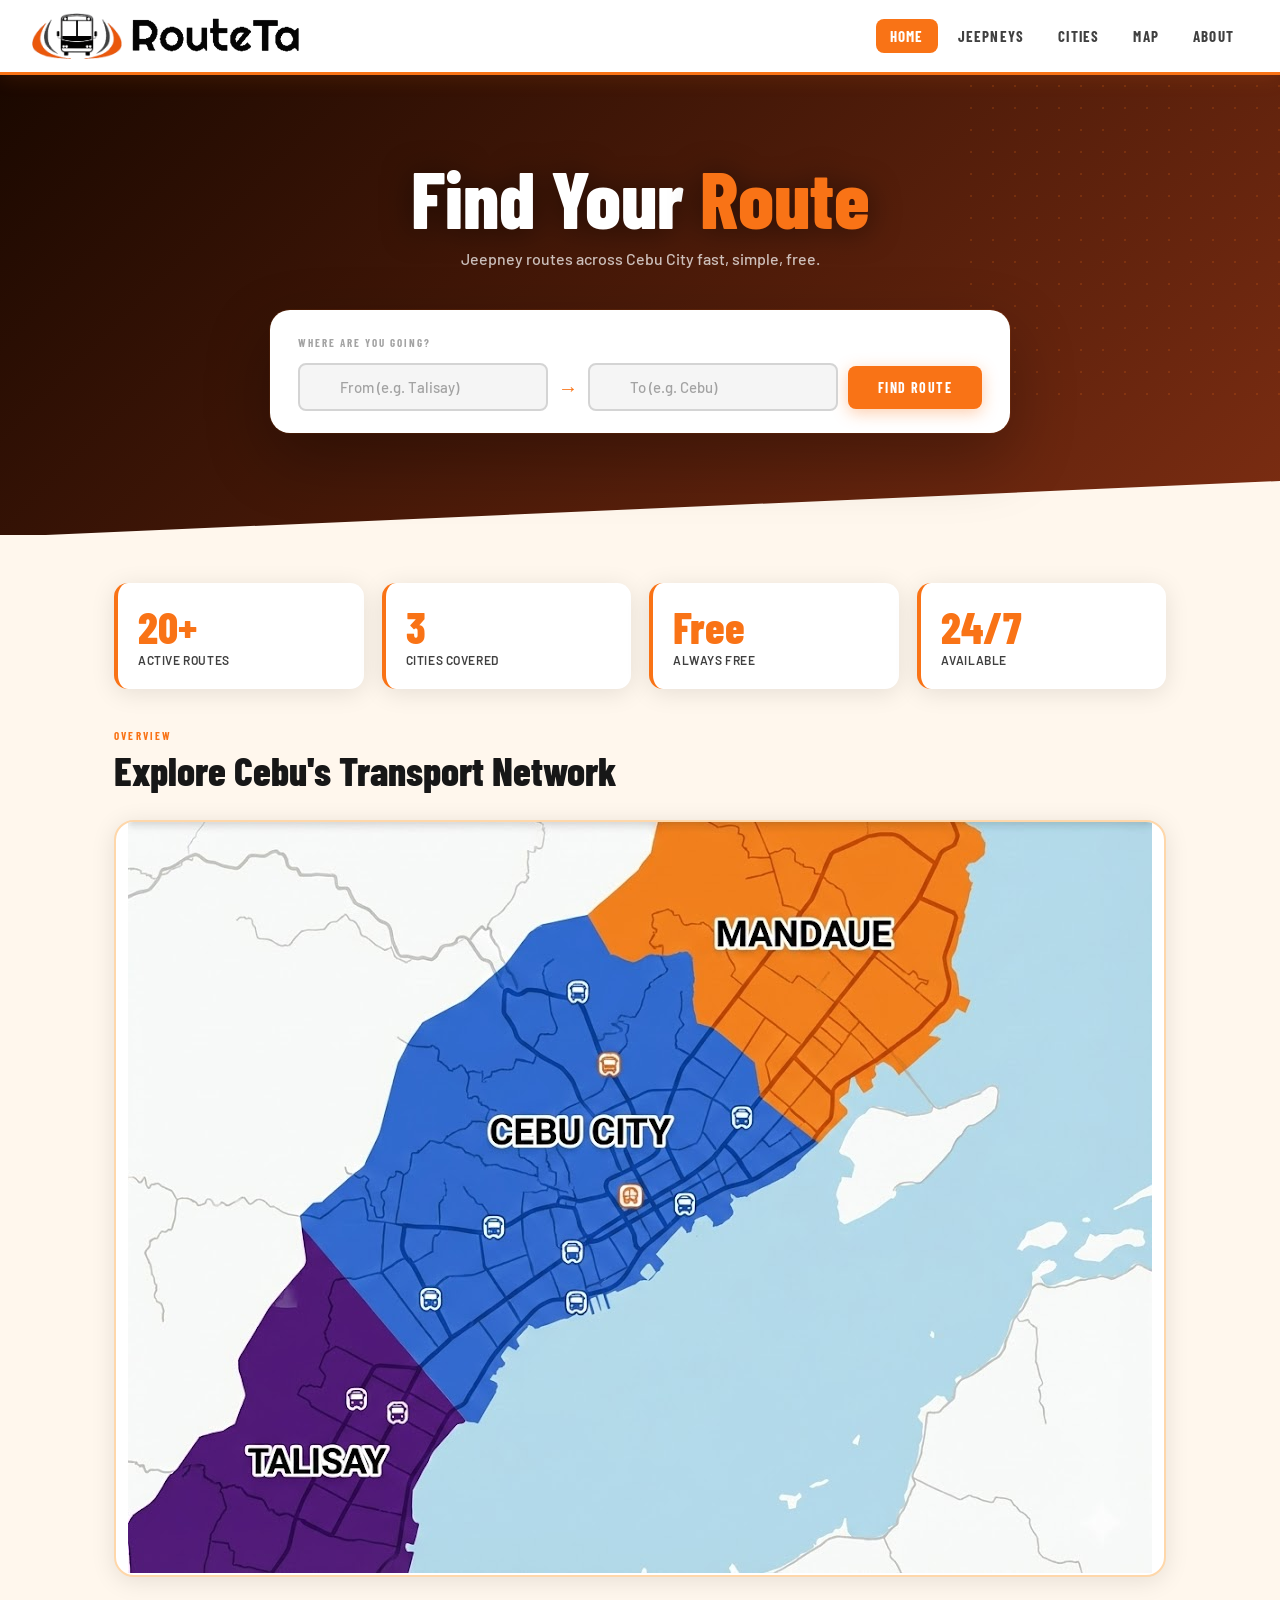
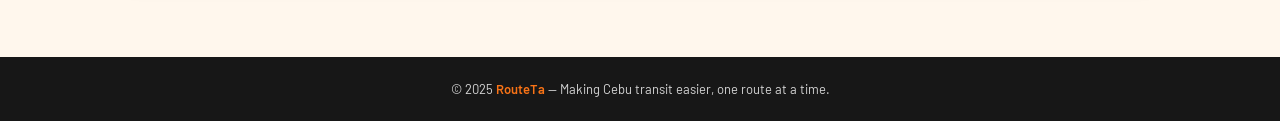
<file: Index.html>
<!DOCTYPE html>
<html lang="en">
<head>
    <meta charset="UTF-8">
    <meta name="viewport" content="width=device-width, initial-scale=1.0">
    <title>RouteTa — Cebu Route Finder</title>
    <link rel="stylesheet" href="index.css">
    <link rel="icon" type="image/png" href="thumbnails/transparent2.ico">
</head>
<body>

<header>
    <div class="header-container">
        <a href="Index.html" class="logo-link">
            <img class="logoHeader" src="thumbnails/logo2.png" alt="Logo">
            <img class="headerTitle" src="thumbnails/logo_text.png" alt="TransParent">
        </a>
        <nav class="navbar">
            <a class="navbar_text active" href="Index.html">Home</a>
            <a class="navbar_text" href="jeepneys.html">Jeepneys</a>
            <a class="navbar_text" href="cities.html">Cities</a>
            <a class="navbar_text" href="map.html">Map</a>
            <a class="navbar_text" href="About.html">About</a>
        </nav>
    </div>
</header>

<!--SEARCH -->
<section class="hero">
    <div class="hero-bg"></div>
    <div class="hero-dots"></div>
    <div class="hero-content">
        <!-- <div class="hero-badge">Cebu Public Transport Guide</div> -->
        <h1 class="hero-title">Find Your <span>Route</span></h1>
        <p class="hero-subtitle">Jeepney routes across Cebu City fast, simple, free.</p>

        <div class="search-card">
            <div class="search-card-label">Where are you going?</div>
            <div class="search-row">
                <div class="search-input-wrap">
                    <input class="search-bar1" type="text" id="from" placeholder="From (e.g. Talisay)">
                </div>
                <span class="swap-icon">→</span>
                <div class="search-input-wrap">
                    <input class="search-bar2" type="text" id="to" placeholder="To (e.g. Cebu)">
                </div>
                <button class="button_route" onclick="search()">Find Route</button>
            </div>
        </div>
    </div>
</section>

<main>
    <div class="inner">

        <!-- STATS -->
        <div class="stats-row">
            <div class="stat-card">
                <div class="stat-number">20+</div>
                <div class="stat-label">Active Routes</div>
            </div>
            <div class="stat-card">
                <div class="stat-number">3</div>
                <div class="stat-label">Cities Covered</div>
            </div>
            <div class="stat-card">
                <div class="stat-number">Free</div>
                <div class="stat-label">Always Free</div>
            </div>
            <div class="stat-card">
                <div class="stat-number">24/7</div>
                <div class="stat-label">Available</div>
            </div>
        </div>

        <!-- VIDEO PREVIEW -->
        <div class="section-tag">Overview</div>
        <h2 class="section-title">Explore Cebu's Transport Network</h2>

        <div class="video-wrap">
            <img src="thumbnails/map.png" >
            <!-- <video autoplay muted loop playsinline>
                <source src="thumbnails/background_video.mp4" type="video/mp4">
            </video> -->
        </div>

    </div>
</main>

<footer>
    &copy; 2025 <span>RouteTa</span> — Making Cebu transit easier, one route at a time.
</footer>

<script>
    function normalizeRoute(str) {
        return str.toLowerCase().trim().replace(/\s+/g, "");
    }

    function search() {
        const from = normalizeRoute(document.getElementById("from").value);
        const to = normalizeRoute(document.getElementById("to").value);

        // Support both directions (e.g. Talisay → Cebu or Cebu → Talisay)
        if ((from === "mabololuyo" && to === "colon") || (from === "colon" && to === "mabololuyo")) {
            window.location.href = "choosen_jeepney_03L.html";
        } else if ((from === "cebu" && to === "talisay") || (from === "talisay" && to === "cebu")) {
            window.location.href = "page3.html";
        } else {
            alert("Route not found. Try: Mabolo Luyo → Colon or Cebu → Talisay");
        }
    }

    // Allow Enter key to trigger search
    document.addEventListener("keydown", function(e) {
        if (e.key === "Enter") search();
    });
</script>
</body>
</html>
</file>
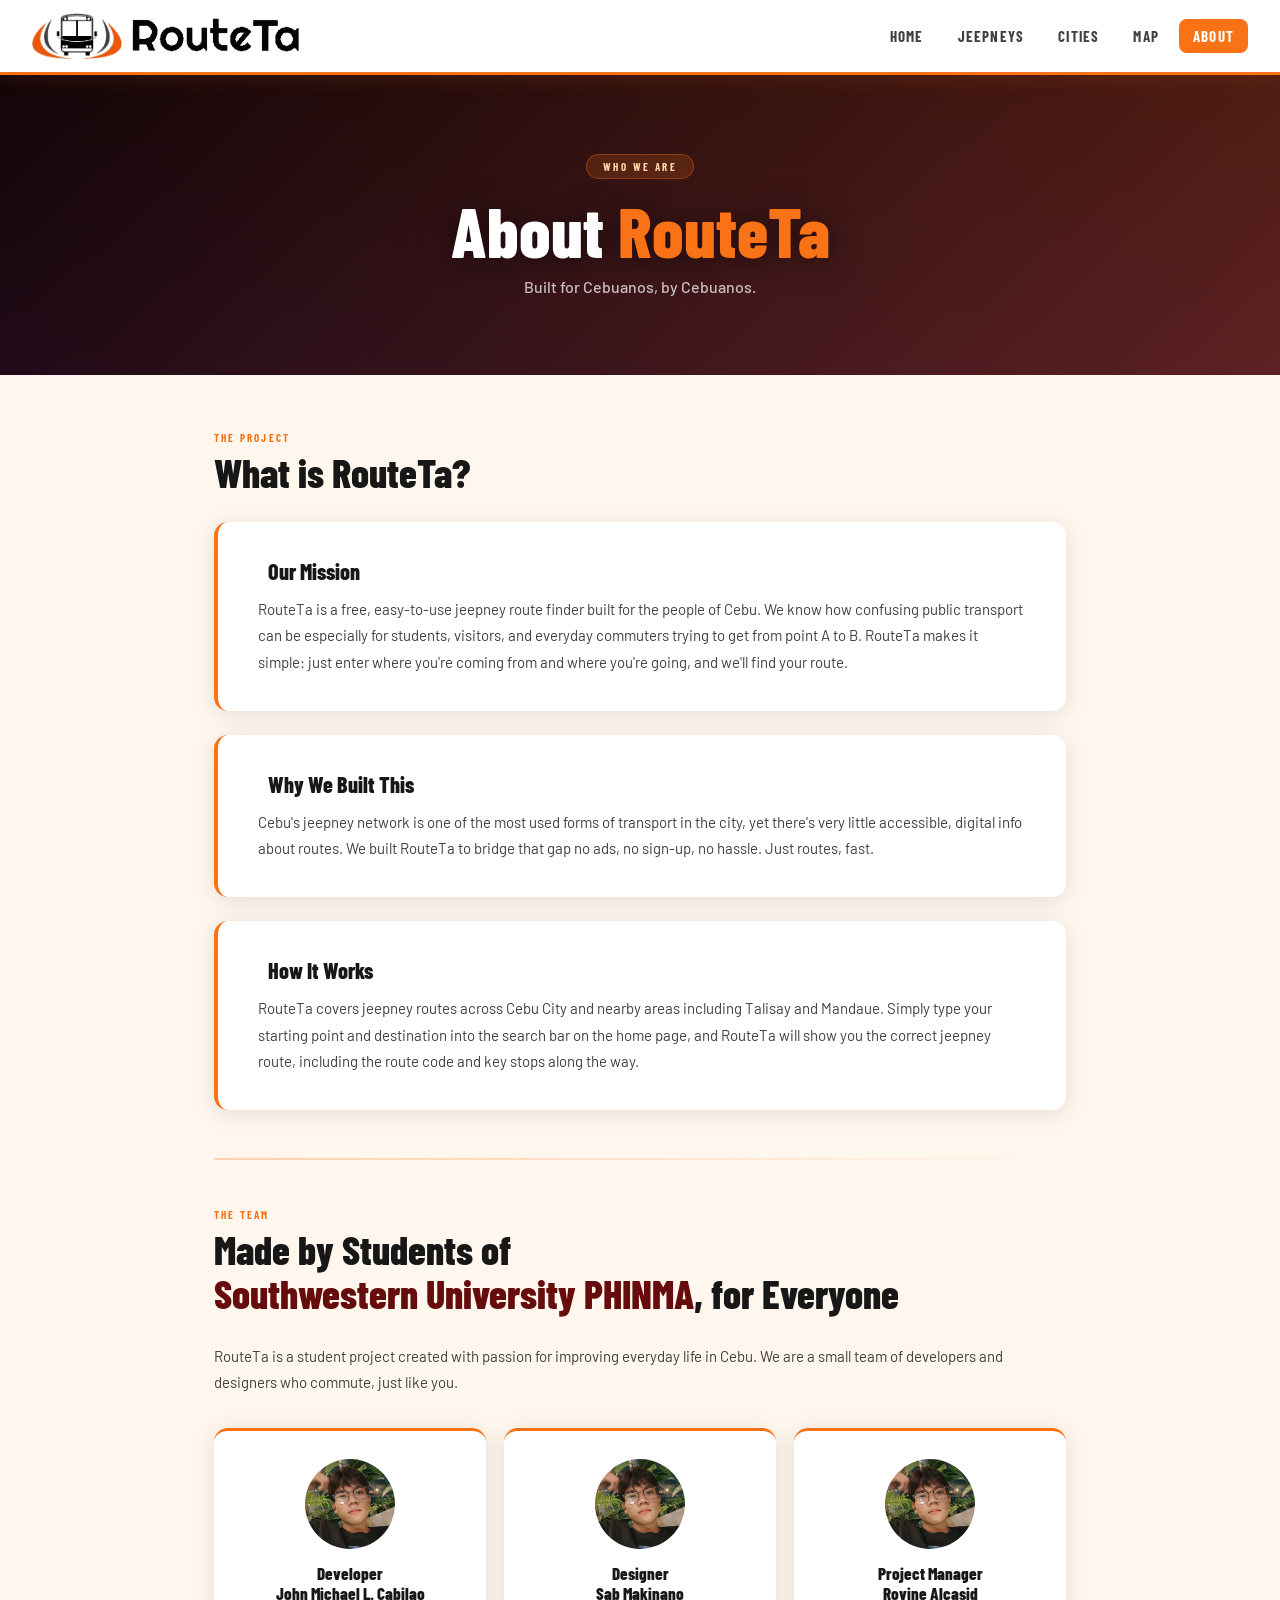
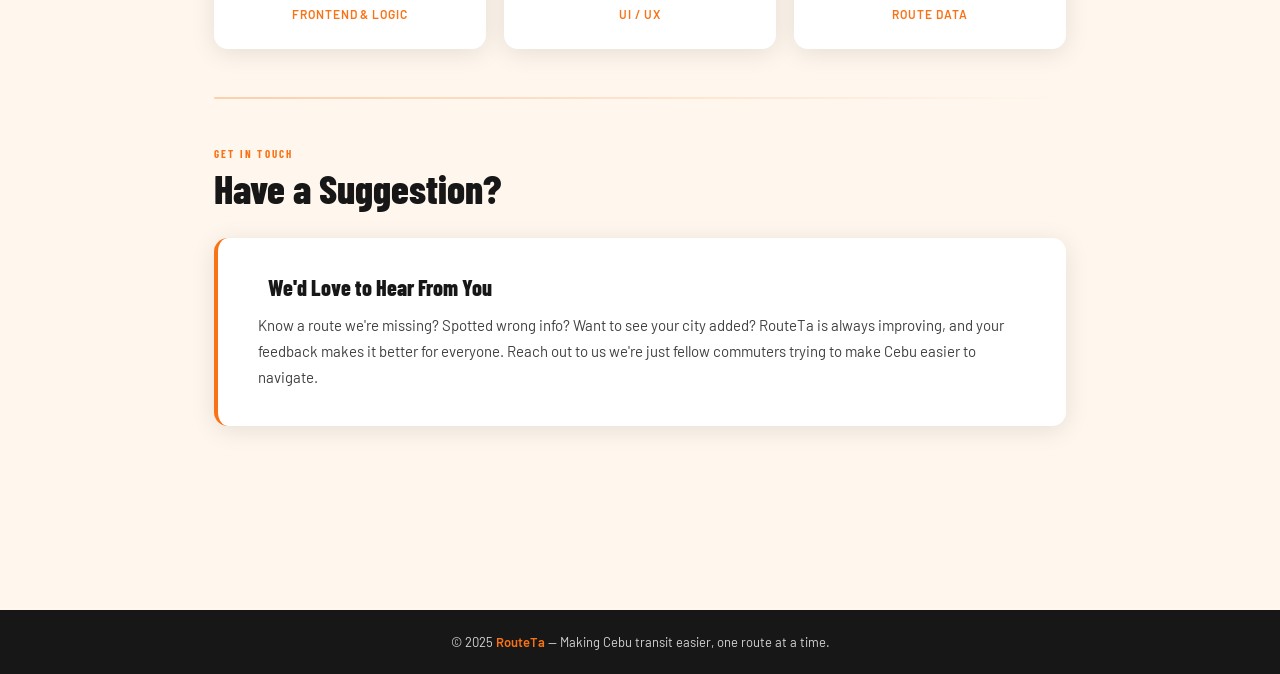
<file: About.html>
<!DOCTYPE html>
<html lang="en">
<head>
    <meta charset="UTF-8">
    <meta name="viewport" content="width=device-width, initial-scale=1.0">
    <title>About — RouteTa</title>
    <link rel="stylesheet" href="about.css">
    <link rel="icon" type="image/png" href="thumbnails/transparent2.ico">
</head>
<body>

<header>
    <div class="header-container">
        <a href="Index.html" class="logo-link">
            <img class="logoHeader" src="thumbnails/logo2.png" alt="Logo">
            <img class="headerTitle" src="thumbnails/logo_text.png" alt="RouteTa">
        </a>
        <nav class="navbar">
            <a class="navbar_text" href="Index.html">Home</a>
            <a class="navbar_text" href="jeepneys.html">Jeepneys</a>
            <a class="navbar_text" href="cities.html">Cities</a>
            <a class="navbar_text" href="map.html">Map</a>
            <a class="navbar_text active" href="About.html">About</a>
        </nav>
    </div>
</header>

<!-- HERO -->
<section class="hero">
    <div class="hero-bg"></div>
    <div class="hero-dots"></div>
    <div class="hero-content">
        <div class="hero-badge">Who We Are</div>
        <h1 class="hero-title">About <span>RouteTa</span></h1>
        <p class="hero-subtitle">Built for Cebuanos, by Cebuanos.</p>
    </div>
</section>

<main>
    <div class="inner">

        <!-- WHAT IS ROUTETA -->
        <div class="section-tag">The Project</div>
        <h2 class="section-title">What is RouteTa?</h2>

        <div class="about-card">
            <h3><span class="icon"></span> Our Mission</h3>
            <p>
                RouteTa is a free, easy-to-use jeepney route finder built for the people of Cebu.
                We know how confusing public transport can be especially for students, visitors,
                and everyday commuters trying to get from point A to B. RouteTa makes it simple:
                just enter where you're coming from and where you're going, and we'll find your route.
            </p>
        </div>

        <div class="about-card" style="animation-delay: 0.1s;">
            <h3><span class="icon"></span> Why We Built This</h3>
            <p>
                Cebu's jeepney network is one of the most used forms of transport in the city,
                yet there's very little accessible, digital info about routes. We built RouteTa
                to bridge that gap no ads, no sign-up, no hassle. Just routes, fast.
            </p>
        </div>

        <div class="about-card" style="animation-delay: 0.2s;">
            <h3><span class="icon"></span> How It Works</h3>
            <p>
                RouteTa covers jeepney routes across Cebu City and nearby areas including Talisay
                and Mandaue. Simply type your starting point and destination into the search bar
                on the home page, and RouteTa will show you the correct jeepney route,
                including the route code and key stops along the way.
            </p>
        </div>

        <div class="divider"></div>

        <!-- TEAM -->
        <div class="section-tag">The Team</div>
        <h2 class="section-title">Made by Students of <br><span style="color: rgb(103, 12, 12);">Southwestern University PHINMA</span>, for Everyone</h2>

        <p class="team-intro">
            RouteTa is a student project created with passion for improving everyday life in Cebu.
            We are a small team of developers and designers who commute, just like you.
        </p>

        <div class="team-grid">
            <div class="team-card">
                <img class="team-avatar1" src="thumbnails/dev_pic.jpg" alt="Developer">
                <div class="team-name">Developer<br>John Michael L. Cabilao</div>
                <div class="team-role">Frontend & Logic</div>
            </div>
            <div class="team-card" style="animation-delay: 0.1s;">
                <img class="team-avatar2" src="thumbnails/dev_pic.jpg" alt="Designer">
                <div class="team-name">Designer<br>Sab Makinano</div>
                <div class="team-role">UI / UX</div>
            </div>
            <div class="team-card" style="animation-delay: 0.2s;">
                <img class="team-avatar3" src="thumbnails/dev_pic.jpg" alt="Project Manager">
                <div class="team-name">Project Manager<br>Rovine Alcasid</div>
                <div class="team-role">Route Data</div>
            </div>
        </div>

        <div class="divider"></div>

        <!-- CONTACT -->
        <div class="section-tag">Get In Touch</div>
        <h2 class="section-title">Have a Suggestion?</h2>

        <div class="about-card">
            <h3><span class="icon"></span> We'd Love to Hear From You</h3>
            <p>
                Know a route we're missing? Spotted wrong info? Want to see your city added?
                RouteTa is always improving, and your feedback makes it better for everyone.
                Reach out to us  we're just fellow commuters trying to make Cebu easier to navigate.
            </p>
        </div>

    </div>
</main>

<footer>
    &copy; 2025 <span>RouteTa</span> — Making Cebu transit easier, one route at a time.
</footer>

</body>
</html>
</file>
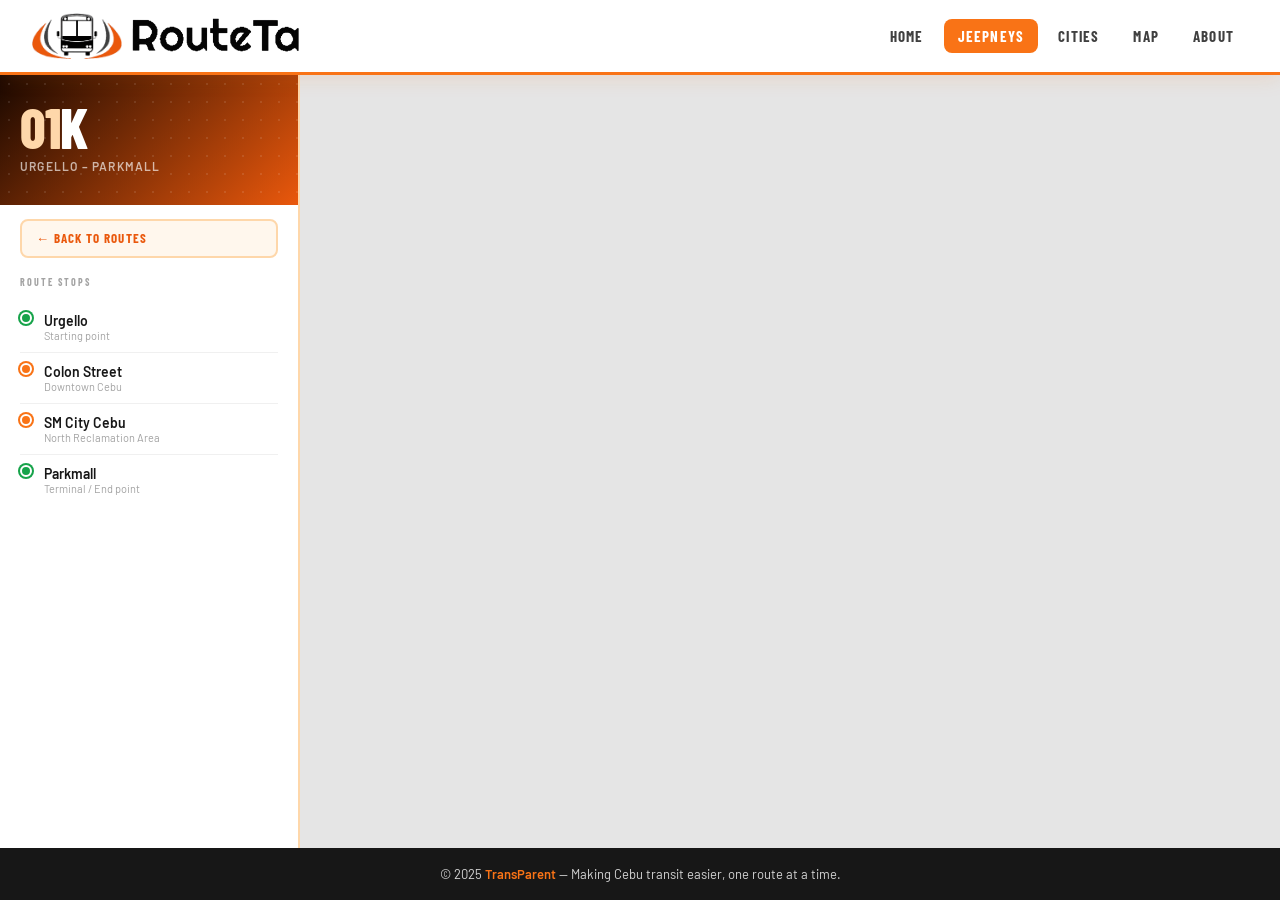
<file: choosen_jeepney.html>
<!DOCTYPE html>
<html lang="en">
<head>
    <meta charset="UTF-8">
    <meta name="viewport" content="width=device-width, initial-scale=1.0">
    <title>TransParent — Route 01K</title>
    <link rel="icon" type="image/png" sizes="32x32" href="thumbnails/transparent2.ico">
    <link rel="stylesheet" href="choosen_jeepney.css">
</head>
<body>

<header>
    <div class="header-container">
        <a href="Index.html" class="logo-link">
            <img class="logoHeader" src="thumbnails/logo2.png" alt="Logo">
            <img class="headerTitle" src="thumbnails/logo_text.png" alt="TransParent">
        </a>
        <nav class="navbar">
            <a href="Index.html">Home</a>
            <a class="active" href="jeepneys.html">Jeepneys</a>
            <a href="cities.html">Cities</a>
            <a href="map.html">Map</a>
            <a href="About.html">About</a>
        </nav>
    </div>
</header>

<div class="page-body">

    <!-- LEFT SIDEBAR -->
    <aside class="sidebar">

        <div class="sidebar-header">
            <p class="route-code"><span>01</span>K</p>
            <p class="route-meta">Urgello – Parkmall</p>
        </div>

        <a href="jeepneys.html" class="back-btn">← Back to Routes</a>

        <div class="stops-section">
            <div class="stops-label">Route Stops</div>

            <div class="stop-item">
                <div class="stop-dot-wrap">
                    <div class="stop-dot first"></div>
                    <div class="stop-line"></div>
                </div>
                <div>
                    <div class="stop-name">Urgello</div>
                    <div class="stop-sub">Starting point</div>
                </div>
            </div>

            <div class="stop-item">
                <div class="stop-dot-wrap">
                    <div class="stop-dot"></div>
                    <div class="stop-line"></div>
                </div>
                <div>
                    <div class="stop-name">Colon Street</div>
                    <div class="stop-sub">Downtown Cebu</div>
                </div>
            </div>

            <div class="stop-item">
                <div class="stop-dot-wrap">
                    <div class="stop-dot"></div>
                    <div class="stop-line"></div>
                </div>
                <div>
                    <div class="stop-name">SM City Cebu</div>
                    <div class="stop-sub">North Reclamation Area</div>
                </div>
            </div>

            <div class="stop-item">
                <div class="stop-dot-wrap">
                    <div class="stop-dot last"></div>
                </div>
                <div>
                    <div class="stop-name">Parkmall</div>
                    <div class="stop-sub">Terminal / End point</div>
                </div>
            </div>

        </div>

    </aside>

    <!-- MAP PANEL -->
    <div class="map-panel">
        <iframe
            src="https://www.google.com/maps/d/embed?mid=1qOq_P4jOS4cx0eqDKOG2wfC_mrelVnU&ehbc=2E312F"
            allowfullscreen=""
            loading="lazy"
            title="Route Map">
        </iframe>
    </div>

</div>

<footer>
    &copy; 2025 <span>TransParent</span> — Making Cebu transit easier, one route at a time.
</footer>

</body>
</html>
</file>
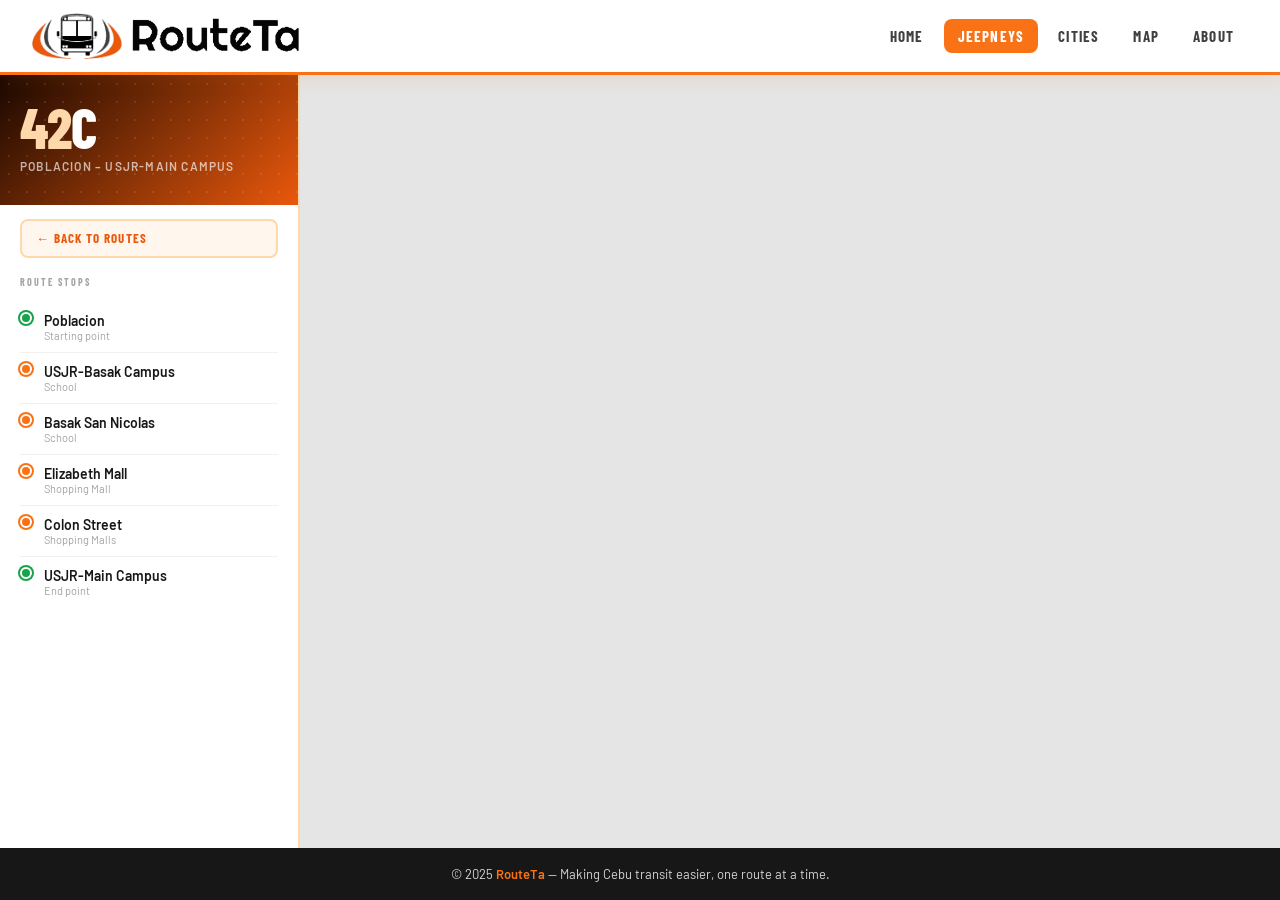
<file: choosen_jeepney_42c.html>
<!DOCTYPE html>
<html lang="en">
<head>
    <meta charset="UTF-8">
    <meta name="viewport" content="width=device-width, initial-scale=1.0">
    <title>RouteTa — Route 03B</title>
    <link rel="icon" type="image/png" sizes="32x32" href="thumbnails/transparent2.ico">
    <link rel="stylesheet" href="choosen_jeepney.css">
</head>
<body>

<header>
    <div class="header-container">
        <a href="Index.html" class="logo-link">
            <img class="logoHeader" src="thumbnails/logo2.png" alt="Logo">
            <img class="headerTitle" src="thumbnails/logo_text.png" alt="TransParent">
        </a>
        <nav class="navbar">
            <a href="Index.html">Home</a>
            <a class="active" href="jeepneys.html">Jeepneys</a>
            <a href="cities.html">Cities</a>
            <a href="map.html">Map</a>
            <a href="About.html">About</a>
        </nav>
    </div>
</header>

<div class="page-body">

    <!-- LEFT SIDEBAR -->
    <aside class="sidebar">

        <div class="sidebar-header">
            <p class="route-code"><span>42</span>C</p>
            <p class="route-meta">Poblacion – USJR-Main Campus</p>
        </div>

        <a href="jeepneys.html" class="back-btn">← Back to Routes</a>

        <div class="stops-section">
            <div class="stops-label">Route Stops</div>

            <div class="stop-item">
                <div class="stop-dot-wrap">
                    <div class="stop-dot first"></div>
                    <div class="stop-line"></div>
                </div>
                <div>
                    <div class="stop-name">Poblacion</div>
                    <div class="stop-sub">Starting point</div>
                </div>
            </div>

            <div class="stop-item">
                <div class="stop-dot-wrap">
                    <div class="stop-dot"></div>
                    <div class="stop-line"></div>
                </div>
                <div>
                    <div class="stop-name">USJR-Basak Campus</div>
                    <div class="stop-sub">School</div>
                </div>
            </div>

            <div class="stop-item">
                <div class="stop-dot-wrap">
                    <div class="stop-dot"></div>
                    <div class="stop-line"></div>
                </div>
                <div>
                    <div class="stop-name">Basak San Nicolas</div>
                    <div class="stop-sub">School</div>
                </div>
            </div>

             <div class="stop-item">
                <div class="stop-dot-wrap">
                    <div class="stop-dot"></div>
                    <div class="stop-line"></div>
                </div>
                <div>
                    <div class="stop-name">Elizabeth Mall</div>
                    <div class="stop-sub">Shopping Mall</div>
                </div>
            </div>

            <div class="stop-item">
                <div class="stop-dot-wrap">
                    <div class="stop-dot"></div>
                    <div class="stop-line"></div>
                </div>
                <div>
                    <div class="stop-name">Colon Street</div>
                    <div class="stop-sub">Shopping Malls</div>
                </div>
            </div>
            <div class="stop-item">
                <div class="stop-dot-wrap">
                    <div class="stop-dot last"></div>
                </div>
                <div>
                    <div class="stop-name">USJR-Main Campus</div>
                    <div class="stop-sub">End point</div>
                </div>
            </div>

        </div>

    </aside>

    <!-- MAP PANEL -->
    <div class="map-panel">
        <iframe
            src="https://www.google.com/maps/d/embed?mid=1qOq_P4jOS4cx0eqDKOG2wfC_mrelVnU&ehbc=2E312F"
            allowfullscreen=""
            loading="lazy"
            title="Route Map">
        </iframe>
    </div>

</div>

<footer>
    &copy; 2025 <span>RouteTa</span> — Making Cebu transit easier, one route at a time.
</footer>

</body>
</html>
</file>
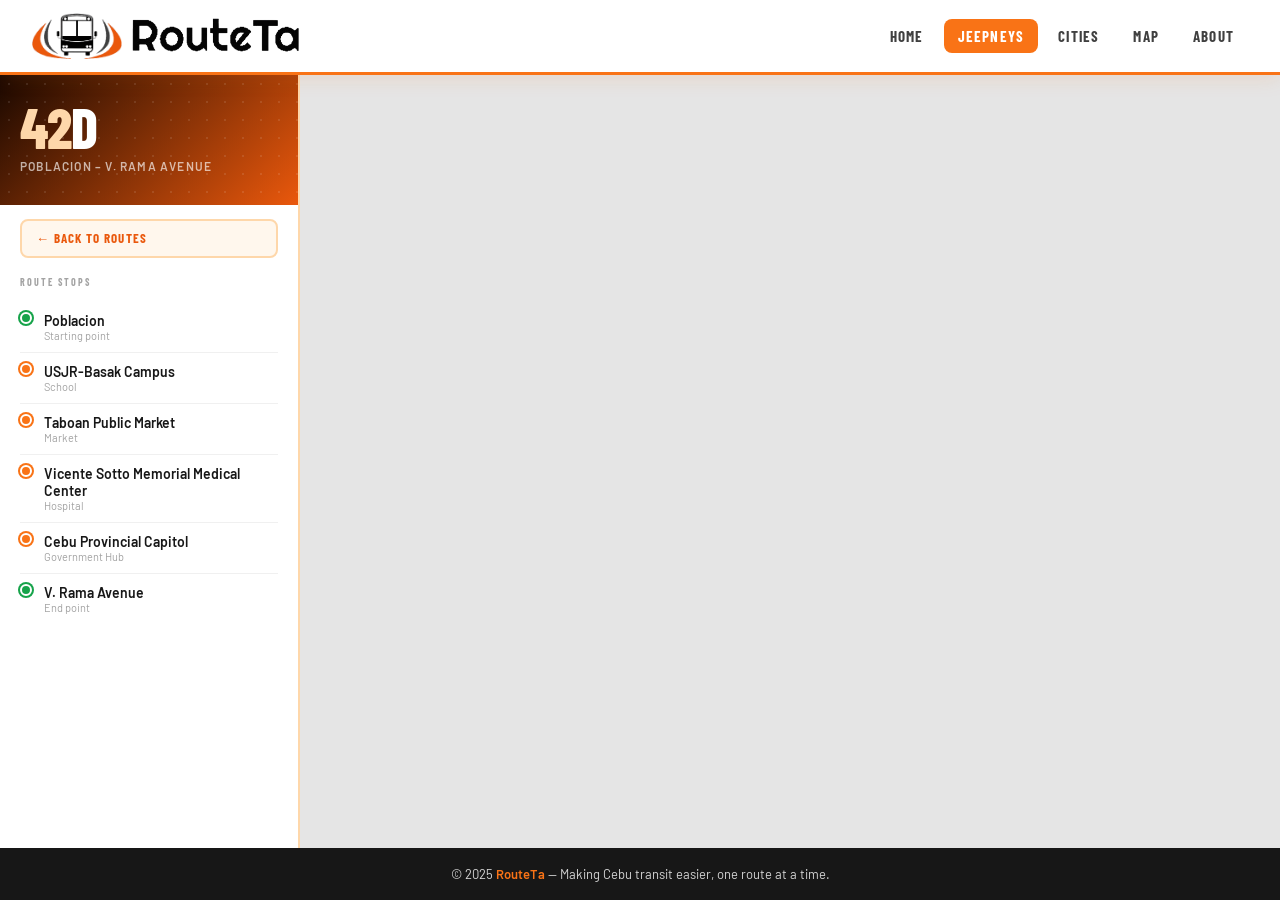
<file: choosen_jeepney_42d.html>
<!DOCTYPE html>
<html lang="en">
<head>
    <meta charset="UTF-8">
    <meta name="viewport" content="width=device-width, initial-scale=1.0">
    <title>RouteTa — Route 03B</title>
    <link rel="icon" type="image/png" sizes="32x32" href="thumbnails/transparent2.ico">
    <link rel="stylesheet" href="choosen_jeepney.css">
</head>
<body>

<header>
    <div class="header-container">
        <a href="Index.html" class="logo-link">
            <img class="logoHeader" src="thumbnails/logo2.png" alt="Logo">
            <img class="headerTitle" src="thumbnails/logo_text.png" alt="TransParent">
        </a>
        <nav class="navbar">
            <a href="Index.html">Home</a>
            <a class="active" href="jeepneys.html">Jeepneys</a>
            <a href="cities.html">Cities</a>
            <a href="map.html">Map</a>
            <a href="About.html">About</a>
        </nav>
    </div>
</header>

<div class="page-body">

    <!-- LEFT SIDEBAR -->
    <aside class="sidebar">

        <div class="sidebar-header">
            <p class="route-code"><span>42</span>D</p>
            <p class="route-meta">Poblacion – V. Rama Avenue</p>
        </div>

        <a href="jeepneys.html" class="back-btn">← Back to Routes</a>

        <div class="stops-section">
            <div class="stops-label">Route Stops</div>

            <div class="stop-item">
                <div class="stop-dot-wrap">
                    <div class="stop-dot first"></div>
                    <div class="stop-line"></div>
                </div>
                <div>
                    <div class="stop-name">Poblacion</div>
                    <div class="stop-sub">Starting point</div>
                </div>
            </div>

            <div class="stop-item">
                <div class="stop-dot-wrap">
                    <div class="stop-dot"></div>
                    <div class="stop-line"></div>
                </div>
                <div>
                    <div class="stop-name">USJR-Basak Campus</div>
                    <div class="stop-sub">School</div>
                </div>
            </div>

            <div class="stop-item">
                <div class="stop-dot-wrap">
                    <div class="stop-dot"></div>
                    <div class="stop-line"></div>
                </div>
                <div>
                    <div class="stop-name">Taboan Public Market</div>
                    <div class="stop-sub">Market</div>
                </div>
            </div>

             <div class="stop-item">
                <div class="stop-dot-wrap">
                    <div class="stop-dot"></div>
                    <div class="stop-line"></div>
                </div>
                <div>
                    <div class="stop-name">Vicente Sotto Memorial Medical Center</div>
                    <div class="stop-sub">Hospital</div>
                </div>
            </div>

            <div class="stop-item">
                <div class="stop-dot-wrap">
                    <div class="stop-dot"></div>
                    <div class="stop-line"></div>
                </div>
                <div>
                    <div class="stop-name">Cebu Provincial Capitol</div>
                    <div class="stop-sub">Government Hub</div>
                </div>
            </div>
            <div class="stop-item">
                <div class="stop-dot-wrap">
                    <div class="stop-dot last"></div>
                </div>
                <div>
                    <div class="stop-name">V. Rama Avenue</div>
                    <div class="stop-sub">End point</div>
                </div>
            </div>

        </div>

    </aside>

    <!-- MAP PANEL -->
    <div class="map-panel">
        <iframe
            src="https://www.google.com/maps/d/embed?mid=1qOq_P4jOS4cx0eqDKOG2wfC_mrelVnU&ehbc=2E312F"
            allowfullscreen=""
            loading="lazy"
            title="Route Map">
        </iframe>
    </div>

</div>

<footer>
    &copy; 2025 <span>RouteTa</span> — Making Cebu transit easier, one route at a time.
</footer>

</body>
</html>
</file>
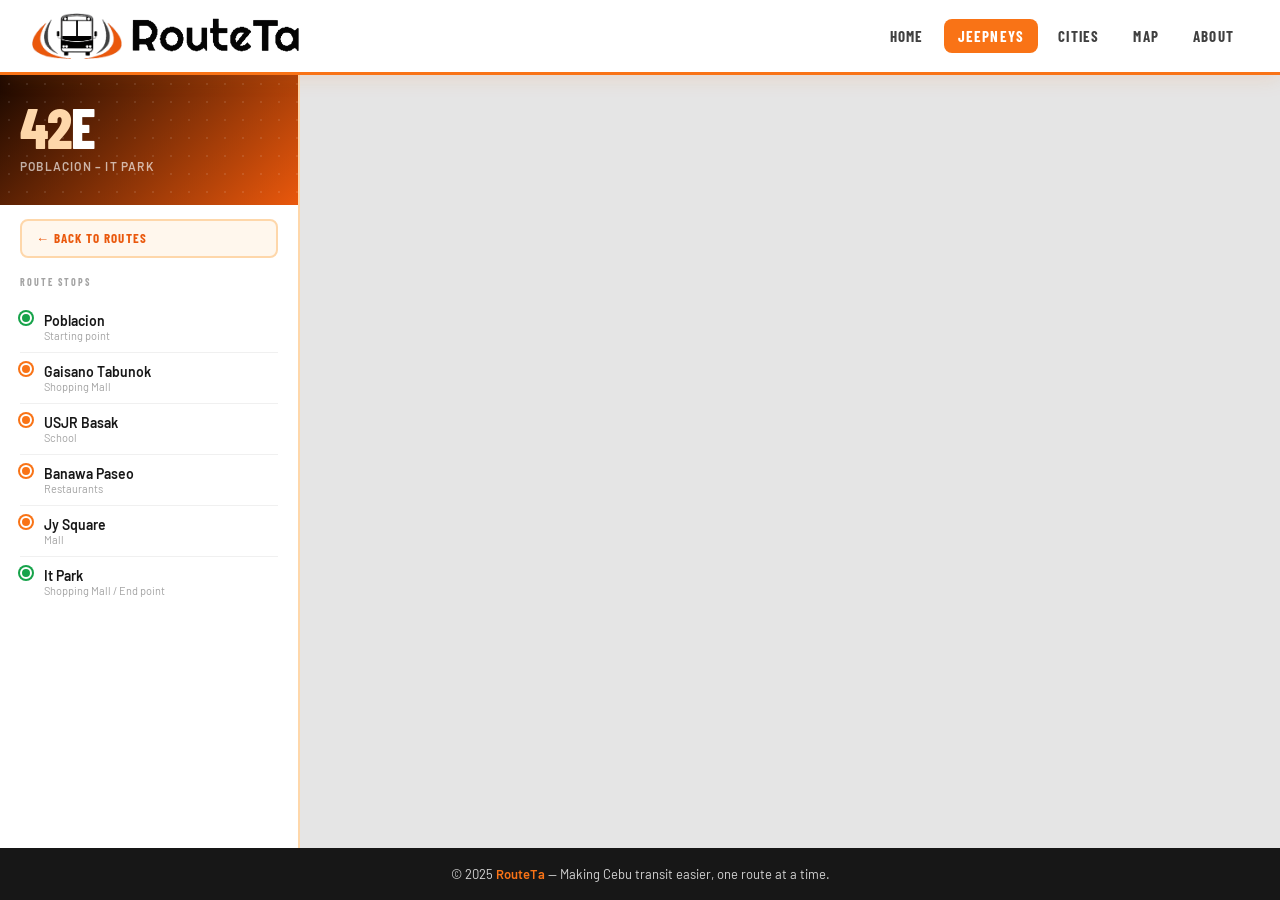
<file: choosen_jeepney_42e.html>
<!DOCTYPE html>
<html lang="en">
<head>
    <meta charset="UTF-8">
    <meta name="viewport" content="width=device-width, initial-scale=1.0">
    <title>RouteTa — Route 03B</title>
    <link rel="icon" type="image/png" sizes="32x32" href="thumbnails/transparent2.ico">
    <link rel="stylesheet" href="choosen_jeepney.css">
</head>
<body>

<header>
    <div class="header-container">
        <a href="Index.html" class="logo-link">
            <img class="logoHeader" src="thumbnails/logo2.png" alt="Logo">
            <img class="headerTitle" src="thumbnails/logo_text.png" alt="TransParent">
        </a>
        <nav class="navbar">
            <a href="Index.html">Home</a>
            <a class="active" href="jeepneys.html">Jeepneys</a>
            <a href="cities.html">Cities</a>
            <a href="map.html">Map</a>
            <a href="About.html">About</a>
        </nav>
    </div>
</header>

<div class="page-body">

    <!-- LEFT SIDEBAR -->
    <aside class="sidebar">

        <div class="sidebar-header">
            <p class="route-code"><span>42</span>E</p>
            <p class="route-meta">Poblacion – It Park</p>
        </div>

        <a href="jeepneys.html" class="back-btn">← Back to Routes</a>

        <div class="stops-section">
            <div class="stops-label">Route Stops</div>

            <div class="stop-item">
                <div class="stop-dot-wrap">
                    <div class="stop-dot first"></div>
                    <div class="stop-line"></div>
                </div>
                <div>
                    <div class="stop-name">Poblacion</div>
                    <div class="stop-sub">Starting point</div>
                </div>
            </div>

            <div class="stop-item">
                <div class="stop-dot-wrap">
                    <div class="stop-dot"></div>
                    <div class="stop-line"></div>
                </div>
                <div>
                    <div class="stop-name">Gaisano Tabunok</div>
                    <div class="stop-sub">Shopping Mall</div>
                </div>
            </div>

            <div class="stop-item">
                <div class="stop-dot-wrap">
                    <div class="stop-dot"></div>
                    <div class="stop-line"></div>
                </div>
                <div>
                    <div class="stop-name">USJR Basak</div>
                    <div class="stop-sub">School</div>
                </div>
            </div>

             <div class="stop-item">
                <div class="stop-dot-wrap">
                    <div class="stop-dot"></div>
                    <div class="stop-line"></div>
                </div>
                <div>
                    <div class="stop-name">Banawa Paseo</div>
                    <div class="stop-sub">Restaurants</div>
                </div>
            </div>

            <div class="stop-item">
                <div class="stop-dot-wrap">
                    <div class="stop-dot"></div>
                    <div class="stop-line"></div>
                </div>
                <div>
                    <div class="stop-name">Jy Square</div>
                    <div class="stop-sub">Mall</div>
                </div>
            </div>
            <div class="stop-item">
                <div class="stop-dot-wrap">
                    <div class="stop-dot last"></div>
                </div>
                <div>
                    <div class="stop-name">It Park</div>
                    <div class="stop-sub">Shopping Mall / End point</div>
                </div>
            </div>

        </div>

    </aside>

    <!-- MAP PANEL -->
    <div class="map-panel">
        <iframe
            src="https://www.google.com/maps/d/embed?mid=1qOq_P4jOS4cx0eqDKOG2wfC_mrelVnU&ehbc=2E312F"
            allowfullscreen=""
            loading="lazy"
            title="Route Map">
        </iframe>
    </div>

</div>

<footer>
    &copy; 2025 <span>RouteTa</span> — Making Cebu transit easier, one route at a time.
</footer>

</body>
</html>
</file>
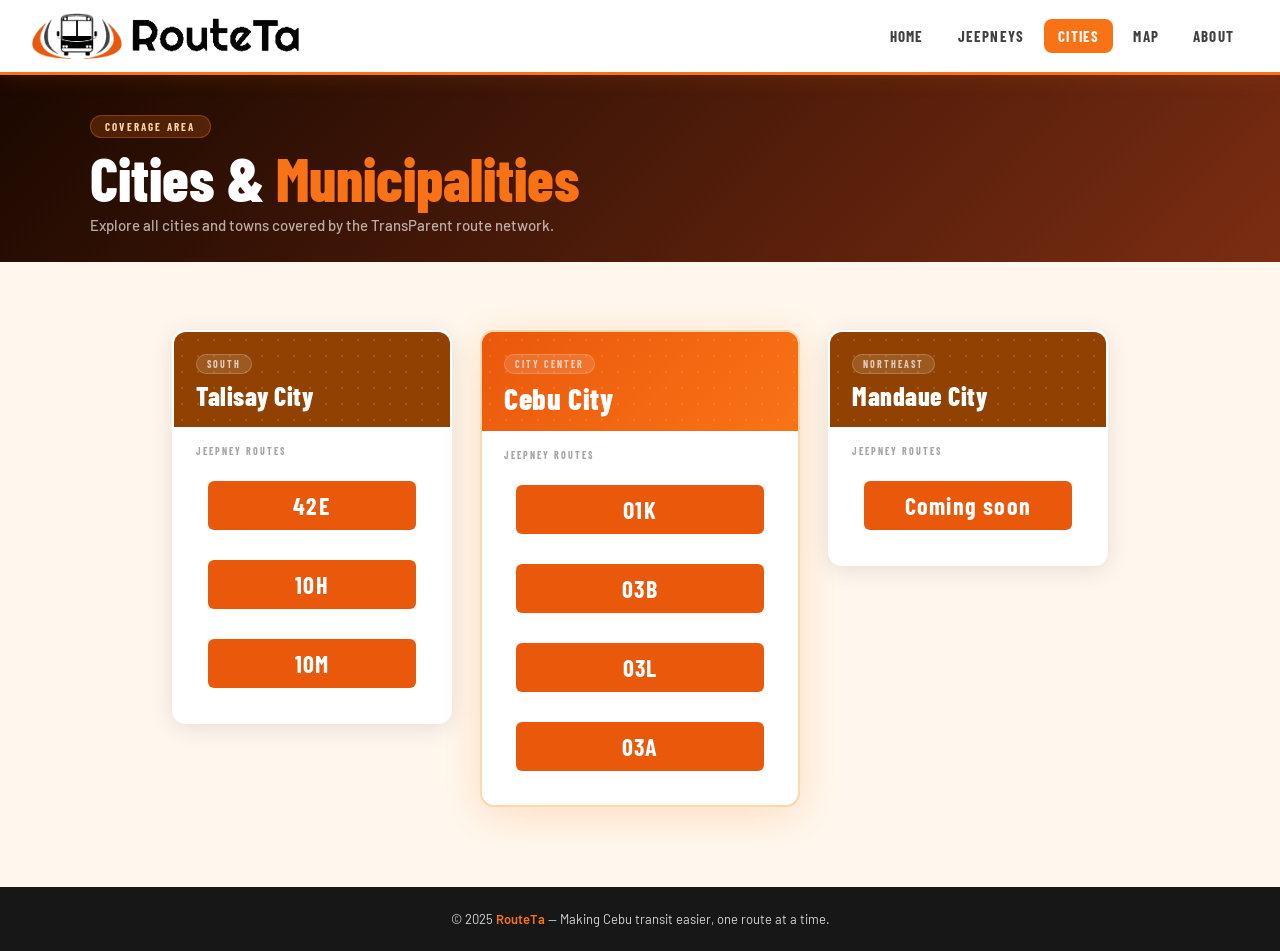
<file: cities.html>
<!DOCTYPE html>
<html lang="en">
<head>
    <meta charset="UTF-8">
    <meta name="viewport" content="width=device-width, initial-scale=1.0">
    <title>RouteTa — Cities</title>
    <link rel="icon" type="image/png" href="thumbnails/transparent2.ico">
    <link rel="stylesheet" href="cities.css">
    <style>
        .talisay {
            text-decoration: none;
        }
    </style>
</head>
<body>

<header>
    <div class="header-container">
        <a href="Index.html" class="logo-link">
            <img class="logoHeader" src="thumbnails/logo2.png" alt="Logo">
            <img class="headerTitle" src="thumbnails/logo_text.png" alt="TransParent">
        </a>
        <nav class="navbar">
            <a class="navbar_text" href="Index.html">Home</a>
            <a class="navbar_text" href="jeepneys.html">Jeepneys</a>
            <a class="navbar_text active" href="cities.html">Cities</a>
            <a class="navbar_text" href="map.html">Map</a>
            <a class="navbar_text" href="About.html">About</a>
        </nav>
    </div>
</header>

<div class="page-header">
    <div class="page-header-dots"></div>
    <div class="page-header-inner">
        <span class="page-tag">Coverage Area</span>
        <h1 class="page-title">Cities &amp; <span>Municipalities</span></h1>
        <p class="page-subtitle">Explore all cities and towns covered by the TransParent route network.</p>
    </div>
</div>

<main>

    <!-- LEFT: Talisay City -->
    <div class="city-card left">
        <a href="talisay-city-route.html" class="talisay">
            <div class="city-card-header">
                <div class="city-card-header-dots"></div>
                <span class="city-badge">South</span>
                <p class="city-name">Talisay City</p>
            </div>
        </a>
        <div class="city-card-body">
            <div class="routes-label">Jeepney Routes</div>
            <ul class="routes-list">
                <li><span class="route-pill">42E</span></li>
                <li><span class="route-pill">10H</span></li>
                <li><span class="route-pill">10M</span></li>
            </ul>
        </div>
    </div>

    <!-- CENTER: Cebu City (featured) -->
    <div class="city-card featured">
        <div class="city-card-header">
            <div class="city-card-header-dots"></div>
            <span class="city-badge">City Center</span>
            <p class="city-name">Cebu City</p>
        </div>
        <div class="city-card-body">
            <div class="routes-label">Jeepney Routes</div>
            <ul class="routes-list">
                <li><span class="route-pill"><a class = "pill-click" href = "choosen_jeepney_03b.html">O1K</a></span></li>
                <li><span class="route-pill"><a class = "pill-click" href = "choosen_jeepney_03b.html">03B</a></span></li>
                <li><span class="route-pill"><a class = "pill-click" href = "choosen_jeepney_03L.html">03L</a></span></li>
                <li><span class="route-pill"><a class = "pill-click" href = "choosen_jeepney_03b.html">03A</a></span></li>
            </ul>
        </div>
    </div>

    <!-- RIGHT: Mandaue City -->
    <div class="city-card right">
        <div class="city-card-header">
            <div class="city-card-header-dots"></div>
            <span class="city-badge">Northeast</span>
            <p class="city-name">Mandaue City</p>
        </div>
        <div class="city-card-body">
            <div class="routes-label">Jeepney Routes</div>
            <ul class="routes-list">
                <li><span class="route-pill">Coming soon</span></li>
            </ul>
        </div>
    </div>

</main>

<footer>
    &copy; 2025 <span>RouteTa</span> — Making Cebu transit easier, one route at a time.
</footer>

</body>
</html>
</file>
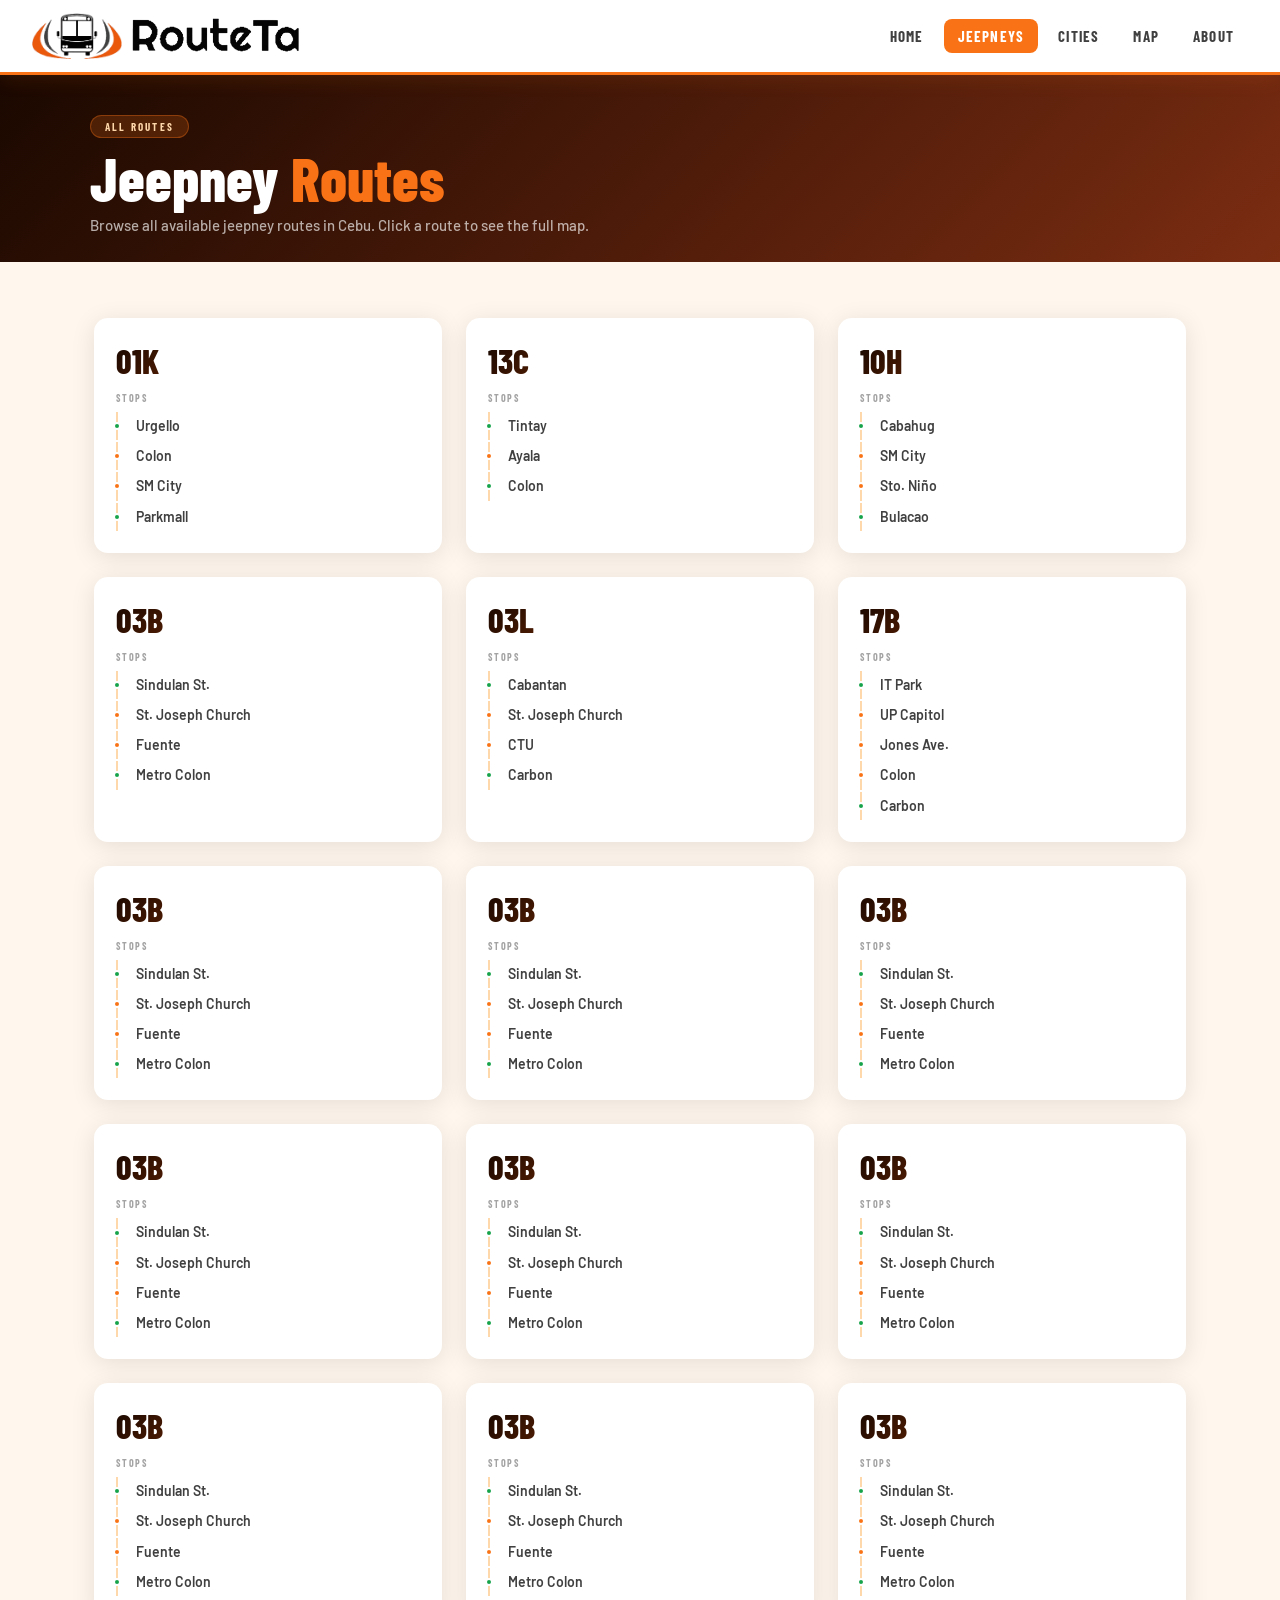
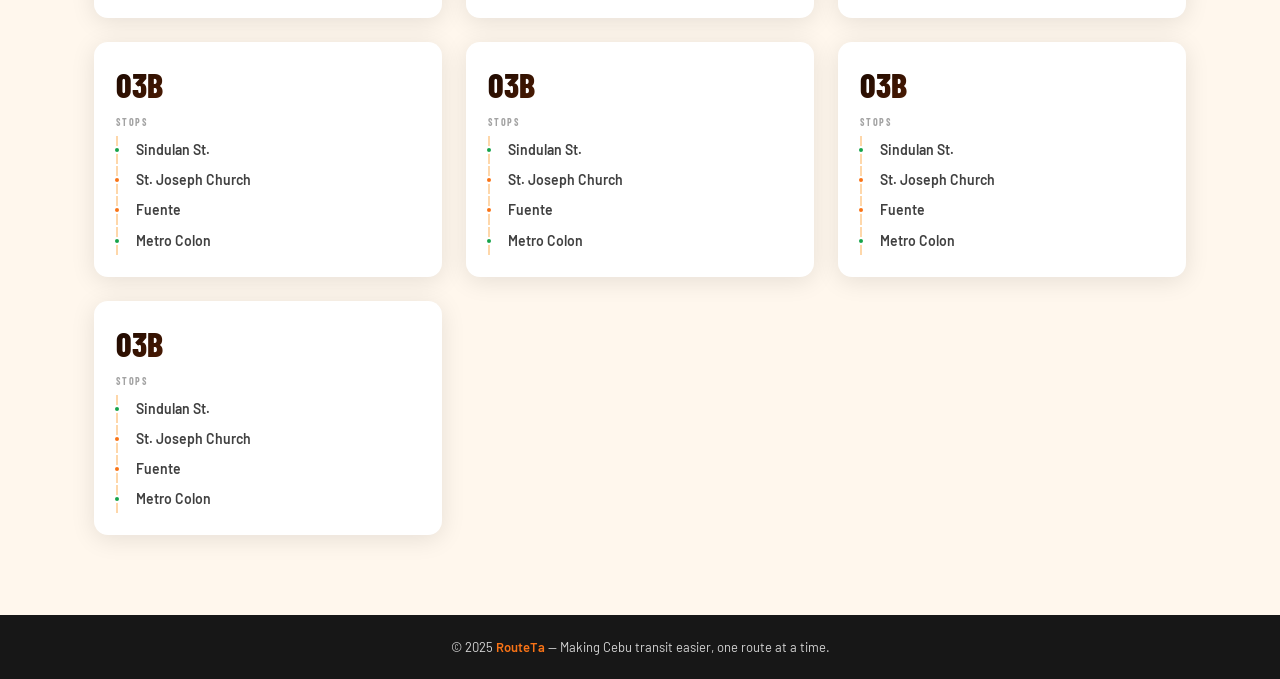
<file: jeepneys.html>
<!DOCTYPE html>
<html lang="en">
<head>
    <meta charset="UTF-8">
    <meta name="viewport" content="width=device-width, initial-scale=1.0">
    <title>RouteTa — Jeepney Routes</title>
    <link rel="icon" type="image/png" sizes="32x32" href="thumbnails/transparent2.ico">
    <link rel="stylesheet" href="jeepney.css">
</head>
<body>

<header>
    <div class="header-container">
        <a href="Index.html" class="logo-link">
            <img class="logoHeader" src="thumbnails/logo2.png" alt="Logo">
            <img class="headerTitle" src="thumbnails/logo_text.png" alt="TransParent">
        </a>
        <nav class="navbar">
            <a class="navbar_text" href="Index.html">Home</a>
            <a class="navbar_text active" href="jeepneys.html">Jeepneys</a>
            <a class="navbar_text" href="cities.html">Cities</a>
            <a class="navbar_text" href="map.html">Map</a>
            <a class="navbar_text" href="About.html">About</a>
        </nav>
    </div>
</header>

<div class="page-header">
    <div class="page-header-dots"></div>
    <div class="page-header-inner">
        <span class="page-tag">All Routes</span>
        <h1 class="page-title">Jeepney <span>Routes</span></h1>
        <p class="page-subtitle">Browse all available jeepney routes in Cebu. Click a route to see the full map.</p>
    </div>
</div>

<main>
    <div class="jeepneys-container">

        <a class="a" href="choosen_jeepney.html">
            <div class="jeepney-box">
                <p class="jeepney-name">01K</p>
                <div class="jeepney-route-label">Stops</div>
                <ol class="jeepney-route">
                    <li>Urgello</li>
                    <li>Colon</li>
                    <li>SM City</li>
                    <li>Parkmall</li>
                </ol>
            </div>
        </a>
        
        <a class="a" href="choosen_jeepney_13c.html">
        <div class="jeepney-box">
            <p class="jeepney-name">13C</p>
            <div class="jeepney-route-label">Stops</div>
            <ol class="jeepney-route">
                <li>Tintay</li>
                <li>Ayala</li>
                <li>Colon</li>
            </ol>
        </div>
    </a>

    <a class="a" href="choosen_jeepney_10h.html">
        <div class="jeepney-box">
            <p class="jeepney-name">10H</p>
            <div class="jeepney-route-label">Stops</div>
            <ol class="jeepney-route">
                <li>Cabahug</li>
                <li>SM City</li>
                <li>Sto. Niño</li>
                <li>Bulacao</li>
            </ol>
        </div>
    </a>

    <a class="a" href="choosen_jeepney_03b.html">
        <div class="jeepney-box">
            <p class="jeepney-name">03B</p>
            <div class="jeepney-route-label">Stops</div>
            <ol class="jeepney-route">
                <li>Sindulan St.</li>
                <li>St. Joseph Church</li>
                <li>Fuente</li>
                <li>Metro Colon</li>
            </ol>
        </div>
    </a>

    <a class="a" href="choosen_jeepney_03L.html">
        <div class="jeepney-box">
            <p class="jeepney-name">03L</p>
            <div class="jeepney-route-label">Stops</div>
            <ol class="jeepney-route">
                <li>Cabantan</li>
                <li>St. Joseph Church</li>
                <li>CTU</li>
                <li>Carbon</li>
            </ol>
        </div>
    </a>

    <a class="a" href="choosen_jeepney_17b.html">
        <div class="jeepney-box">
            <p class="jeepney-name">17B</p>
            <div class="jeepney-route-label">Stops</div>
            <ol class="jeepney-route">
                <li>IT Park</li>
                <li>UP Capitol</li>
                <li>Jones Ave.</li>
                <li>Colon</li>
                <li>Carbon</li>
            </ol>
        </div>
    </a>

        <a class="a" href="choosen_jeepney_03b.html">
        <div class="jeepney-box">
            <p class="jeepney-name">03B</p>
            <div class="jeepney-route-label">Stops</div>
            <ol class="jeepney-route">
                <li>Sindulan St.</li>
                <li>St. Joseph Church</li>
                <li>Fuente</li>
                <li>Metro Colon</li>
            </ol>
        </div>
    </a>

        <a class="a" href="choosen_jeepney_03b.html">
        <div class="jeepney-box">
            <p class="jeepney-name">03B</p>
            <div class="jeepney-route-label">Stops</div>
            <ol class="jeepney-route">
                <li>Sindulan St.</li>
                <li>St. Joseph Church</li>
                <li>Fuente</li>
                <li>Metro Colon</li>
            </ol>
        </div>
    </a>

        <a class="a" href="choosen_jeepney_03b.html">
        <div class="jeepney-box">
            <p class="jeepney-name">03B</p>
            <div class="jeepney-route-label">Stops</div>
            <ol class="jeepney-route">
                <li>Sindulan St.</li>
                <li>St. Joseph Church</li>
                <li>Fuente</li>
                <li>Metro Colon</li>
            </ol>
        </div>
    </a>

        <a class="a" href="choosen_jeepney_03b.html">
        <div class="jeepney-box">
            <p class="jeepney-name">03B</p>
            <div class="jeepney-route-label">Stops</div>
            <ol class="jeepney-route">
                <li>Sindulan St.</li>
                <li>St. Joseph Church</li>
                <li>Fuente</li>
                <li>Metro Colon</li>
            </ol>
        </div>
    </a>
    
    <a class="a" href="choosen_jeepney_03b.html">
        <div class="jeepney-box">
            <p class="jeepney-name">03B</p>
            <div class="jeepney-route-label">Stops</div>
            <ol class="jeepney-route">
                <li>Sindulan St.</li>
                <li>St. Joseph Church</li>
                <li>Fuente</li>
                <li>Metro Colon</li>
            </ol>
        </div>
    </a>

    <a class="a" href="choosen_jeepney_03b.html">
        <div class="jeepney-box">
            <p class="jeepney-name">03B</p>
            <div class="jeepney-route-label">Stops</div>
            <ol class="jeepney-route">
                <li>Sindulan St.</li>
                <li>St. Joseph Church</li>
                <li>Fuente</li>
                <li>Metro Colon</li>
            </ol>
        </div>
    </a>

    <a class="a" href="choosen_jeepney_03b.html">
        <div class="jeepney-box">
            <p class="jeepney-name">03B</p>
            <div class="jeepney-route-label">Stops</div>
            <ol class="jeepney-route">
                <li>Sindulan St.</li>
                <li>St. Joseph Church</li>
                <li>Fuente</li>
                <li>Metro Colon</li>
            </ol>
        </div>
    </a>

    <a class="a" href="choosen_jeepney_03b.html">
        <div class="jeepney-box">
            <p class="jeepney-name">03B</p>
            <div class="jeepney-route-label">Stops</div>
            <ol class="jeepney-route">
                <li>Sindulan St.</li>
                <li>St. Joseph Church</li>
                <li>Fuente</li>
                <li>Metro Colon</li>
            </ol>
        </div>
    </a>

        <a class="a" href="choosen_jeepney_03b.html">
        <div class="jeepney-box">
            <p class="jeepney-name">03B</p>
            <div class="jeepney-route-label">Stops</div>
            <ol class="jeepney-route">
                <li>Sindulan St.</li>
                <li>St. Joseph Church</li>
                <li>Fuente</li>
                <li>Metro Colon</li>
            </ol>
        </div>
    </a>

        <a class="a" href="choosen_jeepney_03b.html">
        <div class="jeepney-box">
            <p class="jeepney-name">03B</p>
            <div class="jeepney-route-label">Stops</div>
            <ol class="jeepney-route">
                <li>Sindulan St.</li>
                <li>St. Joseph Church</li>
                <li>Fuente</li>
                <li>Metro Colon</li>
            </ol>
        </div>
    </a>

        <a class="a" href="choosen_jeepney_03b.html">
        <div class="jeepney-box">
            <p class="jeepney-name">03B</p>
            <div class="jeepney-route-label">Stops</div>
            <ol class="jeepney-route">
                <li>Sindulan St.</li>
                <li>St. Joseph Church</li>
                <li>Fuente</li>
                <li>Metro Colon</li>
            </ol>
        </div>
    </a>

        <a class="a" href="choosen_jeepney_03b.html">
        <div class="jeepney-box">
            <p class="jeepney-name">03B</p>
            <div class="jeepney-route-label">Stops</div>
            <ol class="jeepney-route">
                <li>Sindulan St.</li>
                <li>St. Joseph Church</li>
                <li>Fuente</li>
                <li>Metro Colon</li>
            </ol>
        </div>
    </a>

        <a class="a" href="choosen_jeepney_03b.html">
        <div class="jeepney-box">
            <p class="jeepney-name">03B</p>
            <div class="jeepney-route-label">Stops</div>
            <ol class="jeepney-route">
                <li>Sindulan St.</li>
                <li>St. Joseph Church</li>
                <li>Fuente</li>
                <li>Metro Colon</li>
            </ol>
        </div>
    </a>
    </div>
</main>

<footer>
    &copy; 2025 <span>RouteTa</span> — Making Cebu transit easier, one route at a time.
</footer>

</body>
</html>
</file>
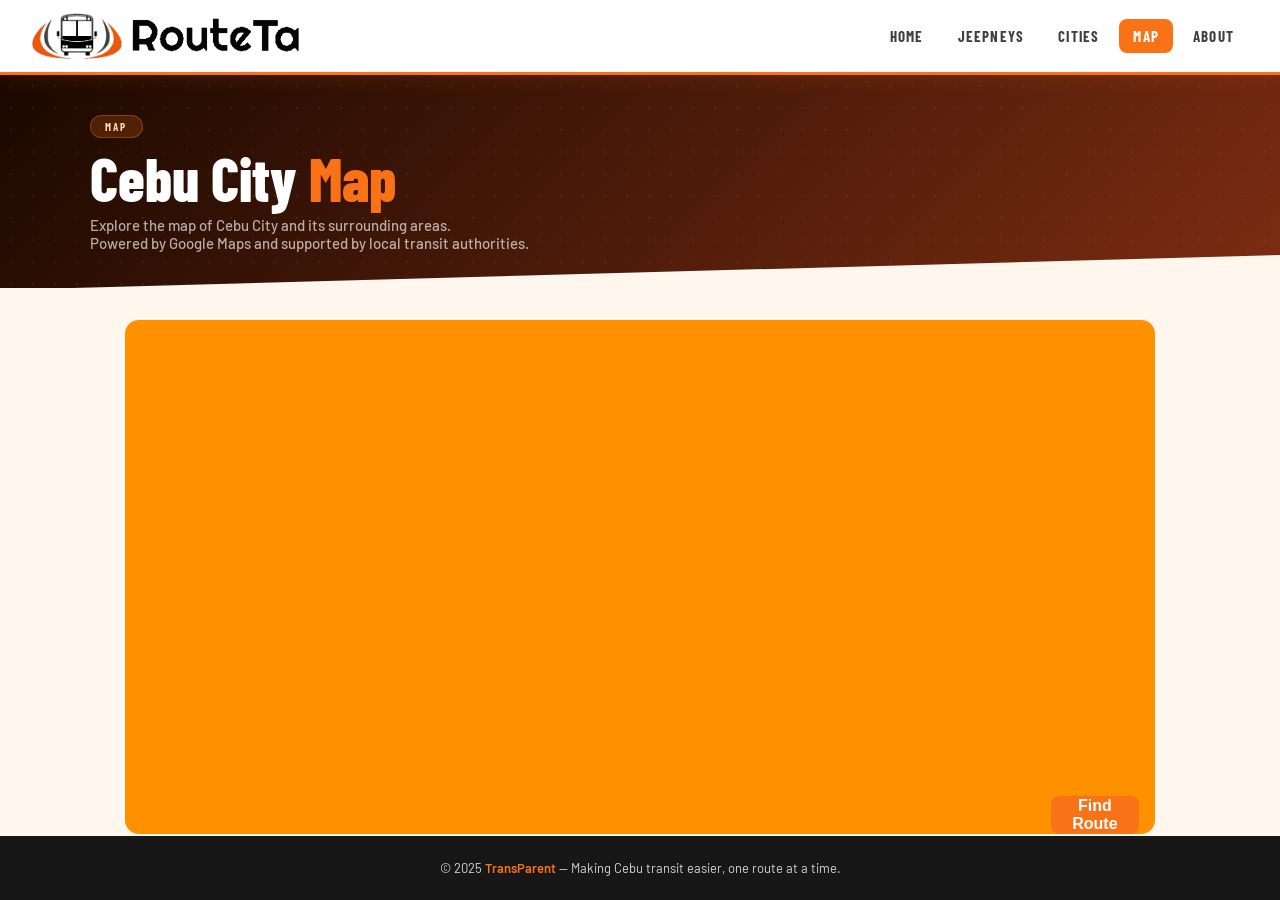
<file: map.html>
<!DOCTYPE html>
<html lang="en">
<head>
    <meta charset="UTF-8">
    <meta name="viewport" content="width=device-width, initial-scale=1.0">
    <title>TransParent — Map</title>
    <link rel="icon" type="image/png" href="thumbnails/transparent2.ico">
    <link rel="stylesheet" href="map.css">
</head>
<body>

<header>
    <div class="header-container">
        <a href="Index.html" class="logo-link">
            <img class="logoHeader" src="thumbnails/logo2.png" alt="Logo">
            <img class="headerTitle" src="thumbnails/logo_text.png" alt="TransParent">
        </a>
        <nav class="navbar">
            <a class="navbar_text" href="Index.html">Home</a>
            <a class="navbar_text" href="jeepneys.html">Jeepneys</a>
            <a class="navbar_text" href="cities.html">Cities</a>
            <a class="navbar_text active" href="map.html">Map</a>
            <a class="navbar_text" href="About.html">About</a>
        </nav>
    </div>
</header>

<div class="page-header">
    <div class="page-header-dots"></div>
    <div class="page-header-inner">
        <span class="page-tag">MAP</span>
        <h1 class="page-title">Cebu City <span>Map</span></h1>
        <p class="page-subtitle">Explore the map of Cebu City and its surrounding areas.<br>Powered by Google Maps and supported by local transit authorities.</nr></p>
    </div>
</div>

<main>
        <div class="map-section">
            <iframe class ="map-iframe" src="https://www.google.com/maps/embed?pb=!1m10!1m8!1m3!1d43010.46089150625!2d123.90810510888417!3d10.294012313366537!3m2!1i1024!2i768!4f13.1!5e0!3m2!1sen!2sph!4v1771919201986!5m2!1sen!2sph" width="600" height="450" style="border:0;" allowfullscreen="" loading="lazy" referrerpolicy="no-referrer-when-downgrade"></iframe>
            <button class="button_map" onclick="window.location.href='jeepneys.html'">Find Route</button>
        </div>
</main>

<footer>
    &copy; 2025 <span>TransParent</span> — Making Cebu transit easier, one route at a time.
</footer>

</body>
</html>
</file>
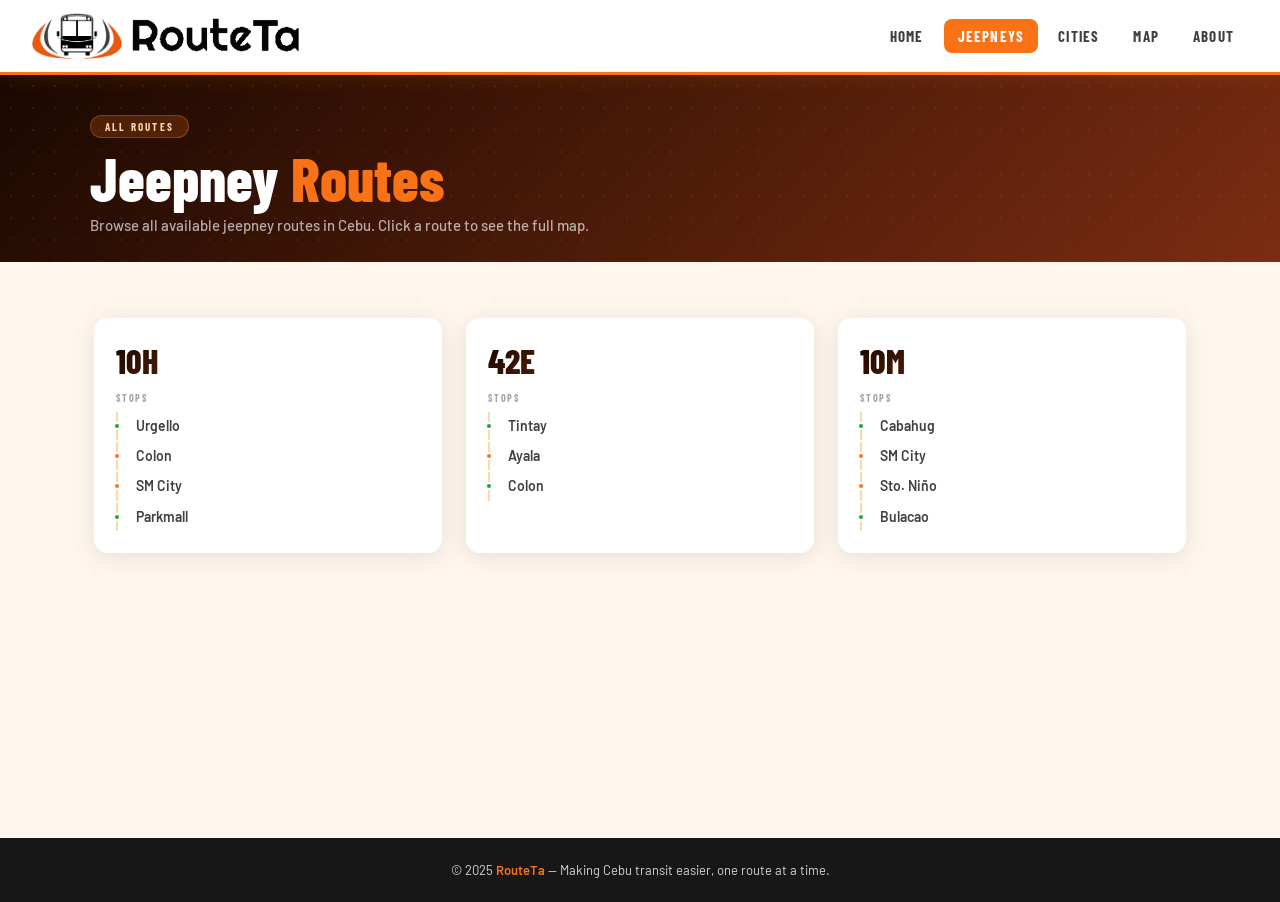
<file: talisay-city-route.html>
<!DOCTYPE html>
<html lang="en">
<head>
    <meta charset="UTF-8">
    <meta name="viewport" content="width=device-width, initial-scale=1.0">
    <title>RouteTa — Jeepney Routes</title>
    <link rel="icon" type="image/png" sizes="32x32" href="thumbnails/transparent2.ico">
    <link rel="stylesheet" href="talisay-city-route.css">
</head>
<body>

<header>
    <div class="header-container">
        <a href="Index.html" class="logo-link">
            <img class="logoHeader" src="thumbnails/logo2.png" alt="Logo">
            <img class="headerTitle" src="thumbnails/logo_text.png" alt="TransParent">
        </a>
        <nav class="navbar">
            <a class="navbar_text" href="Index.html">Home</a>
            <a class="navbar_text active" href="jeepneys.html">Jeepneys</a>
            <a class="navbar_text" href="cities.html">Cities</a>
            <a class="navbar_text" href="map.html">Map</a>
            <a class="navbar_text" href="About.html">About</a>
        </nav>
    </div>
</header>

<div class="page-header">
    <div class="page-header-dots"></div>
    <div class="page-header-inner">
        <span class="page-tag">All Routes</span>
        <h1 class="page-title">Jeepney <span>Routes</span></h1>
        <p class="page-subtitle">Browse all available jeepney routes in Cebu. Click a route to see the full map.</p>
    </div>
</div>

<main>
    <div class="jeepneys-container">

        <a class="a" href="choosen_jeepney.html">
            <div class="jeepney-box">
                <p class="jeepney-name">10H</p>
                <div class="jeepney-route-label">Stops</div>
                <ol class="jeepney-route">
                    <li>Urgello</li>
                    <li>Colon</li>
                    <li>SM City</li>
                    <li>Parkmall</li>
                </ol>
            </div>
        </a>
        
        <a class="a" href="choosen_jeepney_13c.html">
        <div class="jeepney-box">
            <p class="jeepney-name">42E</p>
            <div class="jeepney-route-label">Stops</div>
            <ol class="jeepney-route">
                <li>Tintay</li>
                <li>Ayala</li>
                <li>Colon</li>
            </ol>
        </div>
    </a>

    <a class="a" href="choosen_jeepney_10h.html">
        <div class="jeepney-box">
            <p class="jeepney-name">10M</p>
            <div class="jeepney-route-label">Stops</div>
            <ol class="jeepney-route">
                <li>Cabahug</li>
                <li>SM City</li>
                <li>Sto. Niño</li>
                <li>Bulacao</li>
            </ol>
        </div>
    </a>

    </div>
</main>

<footer>
    &copy; 2025 <span>RouteTa</span> — Making Cebu transit easier, one route at a time.
</footer>

</body>
</html>
</file>
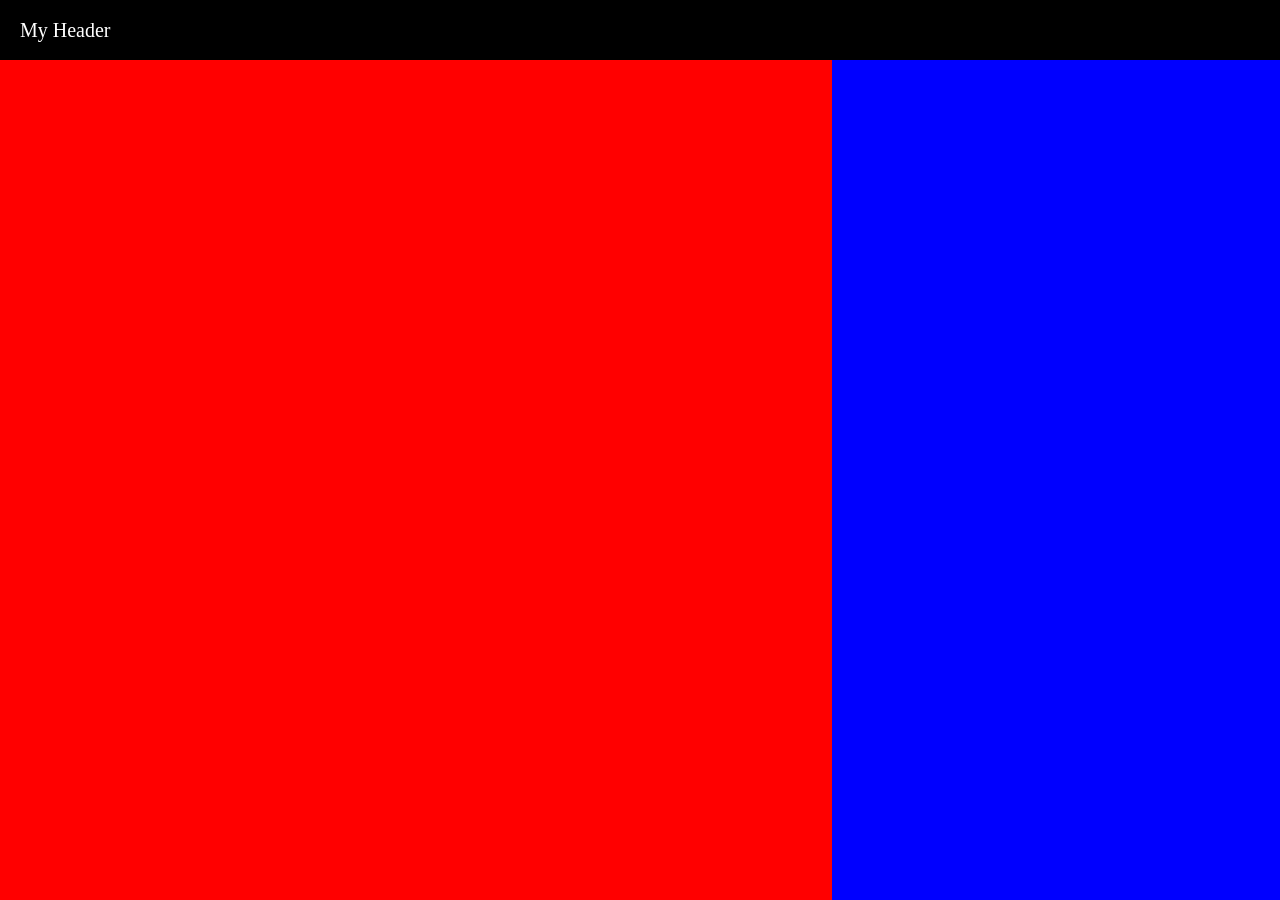
<file: test.html>
<!DOCTYPE html>
<html>
<head>
<style>
html, body { margin:0; height:100%; }

header {
  height: 60px;
  background: black;
  color: white;
  display: flex;
  align-items: center;
  padding-left: 20px;
  font-size: 20px;
}

.container {
  display: flex;
  height: calc(100vh - 60px);
}

.red {
  width: 65%;
  background: red;
}

.blue {
  width: 35%;
  background: blue;
}
</style>
</head>

<body>
  <header>My Header</header>

  <div class="container">
    <div class="red"></div>
    <div class="blue"></div>
  </div>
</body>
</html>
</file>
<file: index.css>
/* ===== GOOGLE FONTS ===== */
@import url('https://fonts.googleapis.com/css2?family=Barlow+Condensed:wght@400;600;700;800&family=Barlow:wght@400;500;600&display=swap');

/* ===== CSS VARIABLES ===== */
:root {
    --orange: #F97316;
    --orange-dark: #EA580C;
    --orange-light: #FED7AA;
    --orange-glow: rgba(249, 115, 22, 0.3);
    --white: #FFFFFF;
    --off-white: #FFF7ED;
    --gray-light: #F5F5F5;
    --gray-mid: #D4D4D4;
    --gray-dark: #404040;
    --black: #171717;
    --shadow-card: 0 4px 24px rgba(0,0,0,0.10);
    --shadow-orange: 0 4px 24px rgba(249, 115, 22, 0.25);
    --radius: 14px;
    --radius-sm: 8px;
    --header-h: 72px;
}

/* ===== RESET ===== */
*, *::before, *::after { box-sizing: border-box; }
html { scroll-behavior: smooth; }

body {
    margin: 0;
    min-height: 100vh;
    background: var(--off-white);
    font-family: 'Barlow', sans-serif;
    color: var(--black);
}


/* ===== HEADER ===== */
header {
    position: sticky;
    top: 0;
    z-index: 100;
    background: rgba(255, 255, 255, 0.97);
    backdrop-filter: blur(12px);
    -webkit-backdrop-filter: blur(12px);
    border-bottom: 3px solid var(--orange);
    box-shadow: 0 2px 20px rgba(249, 115, 22, 0.15);
}

.header-container {
    display: flex;
    align-items: center;
    height: var(--header-h);
    padding: 0 32px;
    gap: 16px;
    max-width: 1400px;
    margin: 0 auto;
}

.logo-link {
    display: flex;
    align-items: center;
    gap: 10px;
    text-decoration: none;
    flex-shrink: 0;
}

.logoHeader {
    width: 90px;
    height: auto;
    object-fit: contain;
}

.headerTitle {
    height: 36px;
    width: auto;
    max-width: 180px;
    object-fit: contain;
}

/* ===== NAVBAR ===== */
.navbar {
    display: flex;
    align-items: center;
    gap: 6px;
    margin-left: auto;
}

.navbar a {
    font-family: 'Barlow Condensed', sans-serif;
    font-size: 15px;
    font-weight: 700;
    letter-spacing: 0.08em;
    text-transform: uppercase;
    text-decoration: none;
    color: var(--gray-dark);
    padding: 8px 14px;
    border-radius: var(--radius-sm);
    transition: background 0.18s, color 0.18s;
}

.navbar a:hover,
.navbar a.active {
    background: var(--orange);
    color: var(--white);
}

/* ===== HERO SECTION ===== */
.hero {
    position: relative;
    overflow: hidden;
    background: linear-gradient(135deg, #1a0800 0%, #7c2d12 100%);
    min-height: 460px;
    display: flex;
    flex-direction: column;
    align-items: center;
    justify-content: center;
    padding: 70px 20px 90px;
}

.hero-bg {
    inset: 0;
    background-image: url("thumbnails/back.png");
    background-size: cover;
    background-position: center;
    opacity: 0.25;
}

/* geometric accent dots */
.hero-dots {
    position: absolute;
    top: 0; right: 0;
    width: 320px; height: 320px;
    background-image: radial-gradient(circle, rgba(249,115,22,0.25) 1.5px, transparent 1.5px);
    background-size: 22px 22px;
    opacity: 0.7;
    pointer-events: none;
}

.hero::after {
    content: '';
    position: absolute;
    bottom: -2px;
    left: 0; right: 0;
    height: 70px;
    background: var(--off-white);
    clip-path: polygon(0 100%, 100% 20%, 100% 100%);
}

.hero-content {
    position: relative;
    z-index: 2;
    display: flex;
    flex-direction: column;
    align-items: center;
    width: 100%;
}

.hero-badge {
    font-family: 'Barlow Condensed', sans-serif;
    font-size: 11px;
    font-weight: 700;
    letter-spacing: 0.22em;
    text-transform: uppercase;
    color: var(--orange-light);
    background: rgba(249,115,22,0.18);
    border: 1px solid rgba(249,115,22,0.35);
    padding: 5px 16px;
    border-radius: 100px;
    margin-bottom: 16px;
    animation: fadeUp 0.5s ease both;
}

.hero-title {
    font-family: 'Barlow Condensed', sans-serif;
    font-size: clamp(40px, 8vw, 80px);
    font-weight: 800;
    color: var(--white);
    text-align: center;
    line-height: 1;
    margin: 0 0 12px;
    text-shadow: 0 2px 30px rgba(0,0,0,0.5);
    animation: fadeUp 0.5s 0.08s ease both;
}

.hero-title span { color: var(--orange); }

.hero-subtitle {
    font-size: 16px;
    color: rgba(255,255,255,0.72);
    text-align: center;
    margin: 0 0 42px;
    font-weight: 500;
    animation: fadeUp 0.5s 0.15s ease both;
}

/* ===== SEARCH CARD ===== */
.search-card {
    background: var(--white);
    border-radius: 20px;
    padding: 26px 28px 22px;
    width: 100%;
    max-width: 740px;
    box-shadow: 0 24px 64px rgba(0,0,0,0.28), 0 0 0 1px rgba(249,115,22,0.1);
    animation: fadeUp 0.5s 0.22s ease both;
}

.search-card-label {
    font-family: 'Barlow Condensed', sans-serif;
    font-size: 11px;
    font-weight: 700;
    letter-spacing: 0.18em;
    text-transform: uppercase;
    color: #a3a3a3;
    margin-bottom: 14px;
}

.search-row {
    display: flex;
    gap: 10px;
    align-items: center;
    flex-wrap: wrap;
}

.search-input-wrap {
    flex: 1;
    min-width: 160px;
    position: relative;
}

.input-icon {
    position: absolute;
    left: 13px;
    top: 50%;
    transform: translateY(-50%);
    font-size: 16px;
    pointer-events: none;
    line-height: 1;
}

.search-bar1,
.search-bar2 {
    width: 100%;
    padding: 13px 13px 13px 40px;
    font-size: 15px;
    font-family: 'Barlow', sans-serif;
    font-weight: 600;
    border: 2px solid var(--gray-mid);
    border-radius: var(--radius-sm);
    outline: none;
    color: var(--black);
    background: var(--gray-light);
    transition: border-color 0.18s, box-shadow 0.18s, background 0.18s;
}

.search-bar1:focus,
.search-bar2:focus {
    border-color: var(--orange);
    box-shadow: 0 0 0 3px var(--orange-glow);
    background: var(--white);
}

input::placeholder {
    color: #a3a3a3;
    font-weight: 500;
    font-style: normal;
}

.swap-icon {
    font-size: 20px;
    color: var(--orange);
    flex-shrink: 0;
    user-select: none;
    font-weight: 700;
}

.button_route {
    flex-shrink: 0;
    padding: 13px 30px;
    font-size: 14px;
    font-family: 'Barlow Condensed', sans-serif;
    font-weight: 700;
    letter-spacing: 0.1em;
    text-transform: uppercase;
    color: var(--white);
    border: none;
    border-radius: var(--radius-sm);
    cursor: pointer;
    background: var(--orange);
    transition: background 0.18s, transform 0.12s, box-shadow 0.18s;
    white-space: nowrap;
    box-shadow: 0 4px 16px rgba(249, 115, 22, 0.35);
}

.button_route:hover {
    background: var(--orange-dark);
    transform: translateY(-1px);
    box-shadow: 0 8px 28px rgba(249, 115, 22, 0.45);
}

.button_route:active { transform: translateY(0); }

/* ===== MAIN CONTENT AREA ===== */
main .inner {
    max-width: 1100px;
    margin: 0 auto;
    padding: 48px 24px 0;
}

.section-tag {
    font-family: 'Barlow Condensed', sans-serif;
    font-size: 11px;
    font-weight: 700;
    letter-spacing: 0.2em;
    text-transform: uppercase;
    color: var(--orange);
    margin-bottom: 6px;
}

.section-title {
    font-family: 'Barlow Condensed', sans-serif;
    font-size: clamp(26px, 4vw, 40px);
    font-weight: 800;
    color: var(--black);
    margin: 0 0 28px;
    line-height: 1.1;
}

/* ===== STATS ROW ===== */
.stats-row {
    display: flex;
    gap: 18px;
    flex-wrap: wrap;
    margin-bottom: 40px;
}

.stat-card {
    flex: 1;
    min-width: 130px;
    background: var(--white);
    border-radius: var(--radius);
    padding: 22px 20px;
    border-left: 4px solid var(--orange);
    box-shadow: var(--shadow-card);
    animation: fadeUp 0.5s ease both;
}

.stat-number {
    font-family: 'Barlow Condensed', sans-serif;
    font-size: 44px;
    font-weight: 800;
    color: var(--orange);
    line-height: 1;
    margin-bottom: 4px;
}

.stat-label {
    font-size: 12px;
    font-weight: 600;
    color: var(--gray-dark);
    text-transform: uppercase;
    letter-spacing: 0.05em;
}

/* ===== VIDEO ===== */
.video-wrap {
    border-radius: 20px;
    overflow: hidden;
    box-shadow: var(--shadow-card);
    border: 2px solid var(--orange-light);
    width: 100%;
    background: #ffffff;
    /* aspect-ratio: 16/6; */
    display: flex;
    align-items: stretch;
    justify-content: center;
    max-width: auto; /* Ensures the image never exceeds the container's width */
    height: auto;
}

.video-wrap video {
    width: 100%;
    height: 100%;
    object-fit: cover;
    display: block;
}

/* ===== FOOTER ===== */
footer {
    background: var(--black);
    color: var(--gray-mid);
    text-align: center;
    font-size: 13px;
    padding: 24px;
    margin-top: 80px;
}

footer span { color: var(--orange); font-weight: 600; }

/* ===== ANIMATIONS ===== */
@keyframes fadeUp {
    from { opacity: 0; transform: translateY(16px); }
    to   { opacity: 1; transform: translateY(0); }
}

/* ===== RESPONSIVE ===== */
@media (max-width: 768px) {
    .header-container {
        flex-wrap: wrap;
        height: auto;
        padding: 10px 16px;
    }
    .navbar {
        flex-wrap: wrap;
        gap: 4px;
        margin-left: 0;
        width: 100%;
        padding-bottom: 6px;
    }
    .navbar a { font-size: 12px; padding: 6px 10px; }
    .logoHeader { width: 34px; height: 34px; }
    .headerTitle { height: 26px; }

    .search-row { flex-direction: column; }
    .search-input-wrap { width: 100%; min-width: unset; }
    .search-bar1, .search-bar2 { width: 100%; }
    .button_route { width: 100%; }
    .swap-icon { display: none; }

    .video-wrap { aspect-ratio: 16/9; }
    .stats-row { gap: 10px; }
}

@media (max-width: 480px) {
    .hero { padding: 50px 16px 80px; }
    .search-card { padding: 18px 14px; border-radius: 14px; }
    main .inner { padding: 32px 14px 0; }
}
</file>
<file: about.css>
/* ===== GOOGLE FONTS ===== */
@import url('https://fonts.googleapis.com/css2?family=Barlow+Condensed:wght@400;600;700;800&family=Barlow:wght@400;500;600&display=swap');

/* ===== CSS VARIABLES ===== */
:root {
    --orange: #F97316;
    --orange-dark: #EA580C;
    --orange-light: #FED7AA;
    --orange-glow: rgba(249, 115, 22, 0.3);
    --white: #FFFFFF;
    --off-white: #FFF7ED;
    --gray-light: #F5F5F5;
    --gray-mid: #D4D4D4;
    --gray-dark: #404040;
    --black: #171717;
    --shadow-card: 0 4px 24px rgba(0,0,0,0.10);
    --radius: 14px;
    --radius-sm: 8px;
    --header-h: 72px;
}

/* ===== RESET ===== */
*, *::before, *::after { box-sizing: border-box; }
html { scroll-behavior: smooth; }

body {
    margin: 0;
    min-height: 100vh;
    background: var(--off-white);
    font-family: 'Barlow', sans-serif;
    color: var(--black);
}

/* ===== HEADER ===== */
header {
    position: sticky;
    top: 0;
    z-index: 100;
    background: rgba(255, 255, 255, 0.97);
    backdrop-filter: blur(12px);
    -webkit-backdrop-filter: blur(12px);
    border-bottom: 3px solid var(--orange);
    box-shadow: 0 2px 20px rgba(249, 115, 22, 0.15);
}

.header-container {
    display: flex;
    align-items: center;
    height: var(--header-h);
    padding: 0 32px;
    gap: 16px;
    max-width: 1400px;
    margin: 0 auto;
}

.logo-link {
    display: flex;
    align-items: center;
    gap: 10px;
    text-decoration: none;
    flex-shrink: 0;
}

.logoHeader {
    width: 90px;
    height: auto;
    object-fit: contain;
}

.headerTitle {
    height: 36px;
    width: auto;
    max-width: 180px;
    object-fit: contain;
}

/* ===== NAVBAR ===== */
.navbar {
    display: flex;
    align-items: center;
    gap: 6px;
    margin-left: auto;
}

.navbar a {
    font-family: 'Barlow Condensed', sans-serif;
    font-size: 15px;
    font-weight: 700;
    letter-spacing: 0.08em;
    text-transform: uppercase;
    text-decoration: none;
    color: var(--gray-dark);
    padding: 8px 14px;
    border-radius: var(--radius-sm);
    transition: background 0.18s, color 0.18s;
}

.navbar a:hover,
.navbar a.active {
    background: var(--orange);
    color: var(--white);
}

/* ===== HERO SECTION ===== */
.hero {
    position: relative;
    overflow: hidden;
    background: linear-gradient(135deg, #1a0800 0%, #7c2d12 100%);
    min-height: 300px;
    display: flex;
    flex-direction: column;
    align-items: center;
    justify-content: center;
    padding: 60px 20px 60px;
}

.hero-bg {
    position: absolute;
    inset: 0;
    background-image: url("thumbnails/back.png");
    background-size: cover;
    background-position: center;
    opacity: 0.25;
}

/* .hero-dots {
    position: absolute;
    top: 0; right: 0;
    width: 320px; height: 320px;
    background-image: radial-gradient(circle, rgba(249,115,22,0.25) 1.5px, transparent 1.5px);
    background-size: 22px 22px;
    opacity: 0.7;
    pointer-events: none;
} */

.hero-content {
    position: relative;
    z-index: 2;
    display: flex;
    flex-direction: column;
    align-items: center;
    text-align: center;
}

.hero-badge {
    font-family: 'Barlow Condensed', sans-serif;
    font-size: 11px;
    font-weight: 700;
    letter-spacing: 0.22em;
    text-transform: uppercase;
    color: var(--orange-light);
    background: rgba(249,115,22,0.18);
    border: 1px solid rgba(249,115,22,0.35);
    padding: 5px 16px;
    border-radius: 100px;
    margin-bottom: 16px;
    animation: fadeUp 0.5s ease both;
}

.hero-title {
    font-family: 'Barlow Condensed', sans-serif;
    font-size: clamp(36px, 7vw, 70px);
    font-weight: 800;
    color: var(--white);
    line-height: 1;
    margin: 0 0 12px;
    text-shadow: 0 2px 30px rgba(0,0,0,0.5);
    animation: fadeUp 0.5s 0.08s ease both;
}

.hero-title span { color: var(--orange); }

.hero-subtitle {
    font-size: 16px;
    color: rgba(255,255,255,0.72);
    margin: 0;
    font-weight: 500;
    animation: fadeUp 0.5s 0.15s ease both;
}

/* ===== MAIN CONTENT AREA ===== */
main .inner {
    max-width: 900px;
    margin: 0 auto;
    padding: 56px 24px 80px;
}

.section-tag {
    font-family: 'Barlow Condensed', sans-serif;
    font-size: 11px;
    font-weight: 700;
    letter-spacing: 0.2em;
    text-transform: uppercase;
    color: var(--orange);
    margin-bottom: 6px;
}

.section-title {
    font-family: 'Barlow Condensed', sans-serif;
    font-size: clamp(26px, 4vw, 40px);
    font-weight: 800;
    color: var(--black);
    margin: 0 0 28px;
    line-height: 1.1;
}

/* ===== ABOUT CARDS ===== */
.about-card {
    background: var(--white);
    border-radius: var(--radius);
    padding: 36px 40px;
    box-shadow: var(--shadow-card);
    border-left: 4px solid var(--orange);
    margin-bottom: 24px;
    animation: fadeUp 0.5s ease both;
}

.about-card h3 {
    font-family: 'Barlow Condensed', sans-serif;
    font-size: 22px;
    font-weight: 800;
    color: var(--black);
    margin: 0 0 12px;
    display: flex;
    align-items: center;
    gap: 10px;
}

.about-card h3 .icon {
    font-size: 20px;
}

.about-card p {
    font-size: 15px;
    line-height: 1.75;
    color: var(--gray-dark);
    margin: 0;
}

/* ===== TEAM SECTION ===== */
.team-intro {
    font-size: 15px;
    color: var(--gray-dark);
    line-height: 1.75;
    margin: 0 0 8px;
}

.team-grid {
    display: flex;
    gap: 18px;
    flex-wrap: wrap;
    margin-top: 32px;
}

.team-card {
    flex: 1;
    min-width: 180px;
    background: var(--white);
    border-radius: var(--radius);
    padding: 28px 20px;
    text-align: center;
    box-shadow: var(--shadow-card);
    animation: fadeUp 0.5s ease both;
    border-top: 3px solid var(--orange);
    transition: transform 0.18s, box-shadow 0.18s;
}

.team-card:hover {
    transform: translateY(-3px);
    box-shadow: 0 8px 32px rgba(249, 115, 22, 0.15);
}

.team-avatar1 {
    width: 90px;
    height: 90px;
    border-radius: 50%;
    display: flex;
    align-items: center;
    justify-content: center;
    font-family: 'Barlow Condensed';
    font-size: 22px;
    font-weight: 800;
    color: var(--white);
    margin: 0 auto 14px;
}

.team-avatar2 {
    width: 90px;
    height: 90px;
    border-radius: 50%;
    display: flex;
    align-items: center;
    justify-content: center;
    font-family: 'Barlow Condensed';
    font-size: 22px;
    font-weight: 800;
    color: var(--white);
    margin: 0 auto 14px;
}

.team-avatar3 {
    width: 90px;
    height: 90px;
    border-radius: 50%;
    display: flex;
    align-items: center;
    justify-content: center;
    font-family: 'Barlow Condensed';
    font-size: 22px;
    font-weight: 800;
    color: var(--white);
    margin: 0 auto 14px;
}

.team-name {
    font-family: 'Barlow Condensed', sans-serif;
    font-size: 17px;
    font-weight: 800;
    color: var(--black);
    margin-bottom: 4px;
}

.team-role {
    font-size: 12px;
    font-weight: 600;
    color: var(--orange);
    text-transform: uppercase;
    letter-spacing: 0.08em;
}

/* ===== DIVIDER ===== */
.divider {
    height: 2px;
    background: linear-gradient(90deg, var(--orange), transparent);
    border-radius: 2px;
    margin: 48px 0;
    opacity: 0.3;
}

/* ===== FOOTER ===== */
footer {
    background: var(--black);
    color: var(--gray-mid);
    text-align: center;
    font-size: 13px;
    padding: 24px;
    margin-top: 80px;
}

footer span { color: var(--orange); font-weight: 600; }

/* ===== ANIMATIONS ===== */
@keyframes fadeUp {
    from { opacity: 0; transform: translateY(16px); }
    to   { opacity: 1; transform: translateY(0); }
}

/* ===== RESPONSIVE ===== */
@media (max-width: 768px) {
    .header-container {
        flex-wrap: wrap;
        height: auto;
        padding: 10px 16px;
    }
    .navbar {
        flex-wrap: wrap;
        gap: 4px;
        margin-left: 0;
        width: 100%;
        padding-bottom: 6px;
    }
    .navbar a { font-size: 12px; padding: 6px 10px; }
    .logoHeader { width: 34px; height: 34px; }
    .headerTitle { height: 26px; }
    .about-card { padding: 24px 20px; }
    .team-grid { gap: 12px; }
}

@media (max-width: 480px) {
    .hero { padding: 40px 16px; }
    main .inner { padding: 32px 14px 60px; }
}
</file>
<file: choosen_jeepney.css>
/* ===== GOOGLE FONTS ===== */
@import url('https://fonts.googleapis.com/css2?family=Barlow+Condensed:wght@400;600;700;800&family=Barlow:wght@400;500;600&display=swap');

/* ===== RESET ===== */
/* Prevents elements from getting bigger than expected when adding padding and borders */
*,
*::before,   
*::after {
  box-sizing: border-box;
}

html,
body {
  margin: 0;
  height: 100%;
}

body {
  min-height: 100vh;
  background: #FFF7ED;
  font-family: 'Barlow';
  color: #171717;

  display: flex;
  flex-direction: column;
}

/* ===== HEADER ===== */
header {
  position: sticky;
  top: 0;
  z-index: 100;

  background: rgba(255,255,255,0.97);
  backdrop-filter: blur(12px);
  -webkit-backdrop-filter: blur(12px);

  border-bottom: 3px solid #F97316;
  box-shadow: 0 2px 20px rgba(249,115,22,0.15);

  flex-shrink: 0;
}

.header-container {
  display: flex;
  align-items: center;
  gap: 16px;

  height: 72px;
  padding: 0 32px;
  max-width: 1400px;
  margin: 0 auto;
}

.logo-link {
  display: flex;
  align-items: center;
  gap: 10px;
  text-decoration: none;
  flex-shrink: 0;
}

.logoHeader {
  width: 90px;
  height: auto;
  object-fit: contain;
}

.headerTitle {
  height: 36px;
  width: auto;
  max-width: 180px;
  object-fit: contain;
}

/* ===== NAVBAR ===== */
.navbar {
  display: flex;
  align-items: center;
  gap: 6px;
  margin-left: auto;
}

.navbar a {
  font-family: 'Barlow Condensed';
  font-size: 15px;
  font-weight: 700;
  letter-spacing: 0.08em;
  text-transform: uppercase;
  text-decoration: none;
  color: #404040;

  padding: 8px 14px;
  border-radius: 8px;
  transition: background 0.18s, color 0.18s;
}

.navbar a:hover,
.navbar a.active {
  background: #F97316;
  color: #FFFFFF;
}

/* ===== MAIN LAYOUT ===== */
.page-body {
  flex: 1;
  display: flex;
  overflow: hidden;
}

/* ===== SIDEBAR ===== */
.sidebar {
  width: 300px;
  flex-shrink: 0;

  background: #FFFFFF;
  border-right: 2px solid #FED7AA;
  box-shadow: 4px 0 20px rgba(0,0,0,0.06);

  display: flex;
  flex-direction: column;
  overflow: hidden;
}

.sidebar-header {
  background: linear-gradient(135deg, #1a0800 0%, #EA580C 100%);
  padding: 24px 20px 20px;
  position: relative;
  overflow: hidden;
}

.sidebar-header::before {  /*reason of polka dots*/
  content: '';
  position: absolute;
  inset: 0;
  background-image: radial-gradient(circle, rgba(255,255,255,0.1) 1.5px, transparent 1.5px);
  background-size: 18px 18px;
}

.route-code {
  font-family: 'Barlow Condensed';
  font-size: 56px;
  font-weight: 800;
  color: #FFFFFF;

  line-height: 1;
  margin: 0;
  letter-spacing: -1px;
  position: relative;
  z-index: 1;
}

.route-code span {
  color: #FED7AA;
}

.route-meta {
  font-size: 12px;
  color: rgba(255,255,255,0.65);
  font-weight: 600;
  letter-spacing: 0.1em;
  text-transform: uppercase;

  margin-top: 4px;
  position: relative;
  z-index: 1;
}

/* ===== BACK BUTTON ===== */
.back-btn {
  display: flex;
  align-items: center;
  gap: 6px;

  margin: 14px 20px 0;
  padding: 9px 14px;

  font-family: 'Barlow Condensed';
  font-size: 13px;
  font-weight: 700;
  letter-spacing: 0.08em;
  text-transform: uppercase;

  color: #EA580C;
  background: #FFF7ED;
  border: 2px solid #FED7AA;
  border-radius: 8px;

  cursor: pointer;
  text-decoration: none;
  transition: background 0.16s, border-color 0.16s;
}

.back-btn:hover {
  background: #FED7AA;
  border-color: #F97316;
}

/* ===== STOPS ===== */
.stops-section {
  flex: 1;
  overflow-y: auto;
  padding: 18px 20px;
}

.stops-label {
  font-family: 'Barlow Condensed';
  font-size: 10px;
  font-weight: 700;
  letter-spacing: 0.2em;
  text-transform: uppercase;
  color: #a3a3a3;

  margin-bottom: 14px;
}

.stop-item {
  display: flex;
  gap: 12px;

  padding: 10px 0;
  border-bottom: 1px solid #f0f0f0;
}

.stop-item:last-child {
  border-bottom: none;
}

.stop-dot {
  width: 12px;
  height: 12px;
  border-radius: 50%;
  background: #F97316;
  border: 2px solid #FFFFFF;
  box-shadow: 0 0 0 2px #F97316;
}

.stop-dot.first {
  background: #16a34a;
  box-shadow: 0 0 0 2px #16a34a;
}

.stop-dot.last {
  background: #16a34a;
  box-shadow: 0 0 0 2px #16a34a;
}

.stop-name {
  font-size: 14px;
  font-weight: 600;
  color: #171717;
}

.stop-sub {
  font-size: 11px;
  color: #a3a3a3;
}

/* ===== MAP ===== */
.map-panel {
  flex: 1;
  background: #e5e5e5;
  position: relative;
}

.map-panel iframe {
  position: absolute;
  inset: 0;
  width: 100%;
  height: 100%;
  border: none;
}

/* ===== FOOTER ===== */
footer {
  background: #171717;
  color: #D4D4D4;
  text-align: center;
  font-size: 13px;
  padding: 18px;
}

footer span {
  color: #F97316;
  font-weight: 600;
}
</file>
<file: cities.css>
/* ===== GOOGLE FONTS ===== */
@import url('https://fonts.googleapis.com/css2?family=Barlow+Condensed:wght@400;600;700;800&family=Barlow:wght@400;500;600&display=swap');

/* ===== CSS VARIABLES ===== */
:root {
    --orange: #F97316;
    --orange-dark: #EA580C;
    --orange-light: #FED7AA;
    --orange-glow: rgba(249, 115, 22, 0.3);
    --white: #FFFFFF;
    --off-white: #FFF7ED;
    --gray-light: #F5F5F5;
    --gray-mid: #D4D4D4;
    --gray-dark: #404040;
    --black: #171717;
    --shadow-card: 0 4px 24px rgba(0,0,0,0.10);
    --radius: 14px;
    --radius-sm: 8px;
    --header-h: 72px;
}

/* ===== RESET ===== */
*, *::before, *::after { 
    box-sizing: border-box; 
}

html { 
    scroll-behavior: smooth; 
}

body {
    margin: 0;
    min-height: 100vh;
    background: var(--off-white);
    font-family: 'Barlow', sans-serif;
    color: var(--black);
    display: flex;
    flex-direction: column;
}

/* ===== HEADER ===== */
header {
    position: sticky;
    top: 0;
    z-index: 100;
    background: rgba(255, 255, 255, 0.97);
    backdrop-filter: blur(12px);
    -webkit-backdrop-filter: blur(12px);
    border-bottom: 3px solid var(--orange);
    box-shadow: 0 2px 20px rgba(249, 115, 22, 0.15);
}

.header-container {
    display: flex;
    align-items: center;
    height: var(--header-h);
    padding: 0 32px;
    gap: 16px;
    max-width: 1400px;
    margin: 0 auto;
}

.logo-link {
    display: flex;
    align-items: center;
    gap: 10px;
    text-decoration: none;
    flex-shrink: 0;
}

.logoHeader {
    width: 90px;
    height: auto;
    object-fit: contain;
}

.headerTitle {
    height: 36px;
    width: auto;
    max-width: 180px;
    object-fit: contain;
}

/* ===== NAVBAR ===== */
.navbar {
    display: flex;
    align-items: center;
    gap: 6px;
    margin-left: auto;
}

.navbar a {
    font-family: 'Barlow Condensed', sans-serif;
    font-size: 15px;
    font-weight: 700;
    letter-spacing: 0.08em;
    text-transform: uppercase;
    text-decoration: none;
    color: var(--gray-dark);
    padding: 8px 14px;
    border-radius: var(--radius-sm);
    transition: background 0.18s, color 0.18s;
}

.navbar a:hover,
.navbar a.active {
    background: var(--orange);
    color: var(--white);
}

/* ===== PAGE HEADER BAR ===== */
.page-header {
    background: linear-gradient(135deg, #1a0800 0%, #7c2d12 100%);
    padding: 40px 32px 36px;
    position: relative;
    overflow: hidden;
}

.page-header::after {
    content: '';
    position: absolute;
    bottom: -2px;
    left: 0; right: 0;
    height: 10px;
    background: var(--off-white);
    /* clip-path: polygon(0 100%, 100% 30%, 100% 100%); */
}

/* .page-header-dots {
    position: absolute;
    top: 0; left: 0;
    width: 100%; height: 100%;
    background-image: radial-gradient(circle, rgba(249,115,22,0.2) 1.5px, transparent 1.5px);
    background-size: 22px 22px;
    opacity: 0.6;
    pointer-events: none;
} */

.page-header-inner {
    position: relative;
    z-index: 2;
    max-width: 1100px;
    margin: 0 auto;
}

.page-tag {
    font-family: 'Barlow Condensed', sans-serif;
    font-size: 11px;
    font-weight: 700;
    letter-spacing: 0.2em;
    text-transform: uppercase;
    color: var(--orange-light);
    background: rgba(249,115,22,0.2);
    border: 1px solid rgba(249,115,22,0.35);
    padding: 4px 14px;
    border-radius: 100px;
    display: inline-block;
    margin-bottom: 10px;
}

.page-title {
    font-family: 'Barlow Condensed', sans-serif;
    font-size: clamp(34px, 6vw, 60px);
    font-weight: 800;
    color: var(--white);
    margin: 0;
    line-height: 1;
}

.page-title span { color: var(--orange); }

.page-subtitle {
    font-size: 15px;
    color: rgba(255,255,255,0.65);
    margin: 8px 0 0;
    font-weight: 500;
}

/* ===== CITIES LAYOUT ===== */
main {
    flex: 1;
    display: flex;
    align-items: flex-start;
    justify-content: center;
    padding: 60px 24px 80px;
    gap: 28px;
    flex-wrap: wrap;
}

/* ===== CITY CARD ===== */
.city-card {
    background: var(--white);
    border-radius: var(--radius);
    box-shadow: var(--shadow-card);
    overflow: hidden;
    width: 280px;
    flex-shrink: 0;
    border: 2px solid transparent;
    transition: transform 0.22s ease, box-shadow 0.22s ease, border-color 0.22s ease;
    animation: fadeUp 0.4s ease both;
    position: relative;
}

.city-card::before {
    content: '';
    position: absolute;
    top: 0; left: 0; right: 0;
    height: 4px;
    background: var(--orange);
    transform: scaleX(0);
    transform-origin: left;
    transition: transform 0.25s ease;
}

.city-card:hover {
    transform: translateY(-6px);
    box-shadow: 0 16px 48px rgba(249, 115, 22, 0.2);
    border-color: var(--orange-light);
}

.city-card:hover::before { 
    transform: scaleX(1); 
}

/* Featured / center city card */
.city-card.featured {
    width: 320px;
    border-color: var(--orange-light);
    box-shadow: 0 8px 40px rgba(249, 115, 22, 0.2);
    animation-delay: 0.1s;
}

.city-card.featured::before { 
    transform: scaleX(1); 
}

.city-card.left  { 
    animation-delay: 0.05s; 
}
.city-card.right { 
    animation-delay: 0.15s;
 }

/* Card header */
.city-card-header {
    background-color:rgb(145, 66, 2);
    padding: 20px 22px 16px;
    position: relative;
    overflow: hidden;
}

.city-card.featured .city-card-header {
    background: linear-gradient(135deg, var(--orange-dark) 0%, var(--orange) 100%);
}

.city-card-header-dots {
    position: absolute;
    inset: 0;
    background-image: radial-gradient(circle, rgba(255,255,255,0.12) 1.5px, transparent 1.5px);
    background-size: 16px 16px;
}

.city-badge {
    position: relative;
    z-index: 1;
    display: inline-block;
    font-family: 'Barlow Condensed', sans-serif;
    font-size: 10px;
    font-weight: 700;
    letter-spacing: 0.2em;
    text-transform: uppercase;
    color: rgba(255,255,255,0.7);
    background: rgba(255,255,255,0.12);
    border: 1px solid rgba(255,255,255,0.2);
    padding: 3px 10px;
    border-radius: 100px;
    margin-bottom: 8px;
}

.city-name {
    position: relative;
    z-index: 1;
    font-family: 'Barlow Condensed', sans-serif;
    font-size: 26px;
    font-weight: 800;
    color: var(--white);
    margin: 0;
    line-height: 1.1;
    letter-spacing: 0.02em;
}

.city-card.featured .city-name { font-size: 30px; }

/* Card body */
.city-card-body {
    padding: 18px 22px 22px;
    width: 100%;
    height: auto;
}

.routes-label {
    font-family: 'Barlow Condensed', sans-serif;
    font-size: 10px;
    font-weight: 700;
    letter-spacing: 0.2em;
    text-transform: uppercase;
    color: #a3a3a3;
    margin-bottom: 12px;
}

.routes-list {
    position: relative;
    list-style: none;
    margin: 0;
    padding: 0;
    display: flex;
    flex-direction: column;
    gap: 6px;
}

.routes-list li {
    border-radius: var(--radius);
    padding: 10px 10px 10px;
    border: 2px solid transparent;
    display: flex;
    flex-direction: column;
    position: relative;
    overflow: hidden;
}

.route-pill {
    display: inline-block;
    background: var(--orange-dark);
    color: var(--white);
    font-family: 'Barlow Condensed';
    font-size: 13px;
    font-weight: 700;
    padding: 10px 10px;
    border-radius: 6px;
    min-width: 42px;
    text-align: center;
    letter-spacing: 0.05em;
    font-size: 1.5em;
}

.pill-click{
    text-decoration: none;
    color: var(--white);
}
/* ===== FOOTER ===== */
footer {
    background: var(--black);
    color: var(--gray-mid);
    text-align: center;
    font-size: 13px;
    padding: 24px;
}

footer span { color: var(--orange); font-weight: 600; }

/* ===== ANIMATION ===== */
@keyframes fadeUp {
    from { opacity: 0; transform: translateY(16px); }
    to   { opacity: 1; transform: translateY(0); }
}

/* ===== RESPONSIVE ===== */
@media (max-width: 768px) {
    .header-container {
        flex-wrap: wrap;
        height: auto;
        padding: 10px 16px;
    }
    .navbar {
        flex-wrap: wrap;
        gap: 4px;
        margin-left: 0;
        width: 100%;
        padding-bottom: 6px;
    }
    .navbar a { font-size: 12px; padding: 6px 10px; }
    .logoHeader { width: 34px; height: 34px; }
    .headerTitle { height: 26px; }

    main {
        flex-direction: column;
        align-items: center;
        padding: 40px 16px 60px;
        gap: 20px;
    }

    .city-card,
    .city-card.featured {
        width: 100%;
        max-width: 400px;
    }

    .page-header { padding: 30px 16px 40px; }
}

@media (max-width: 480px) {
    .navbar a { font-size: 11px; padding: 5px 8px; }
    .city-name { font-size: 22px; }
    .city-card.featured .city-name { font-size: 24px; }
}
</file>
<file: jeepney.css>
/* ===== GOOGLE FONTS ===== */
@import url('https://fonts.googleapis.com/css2?family=Barlow+Condensed:wght@400;600;700;800&family=Barlow:wght@400;500;600&display=swap');

/* ===== CSS VARIABLES ===== */
:root {
    --orange: #F97316;
    --orange-dark: #EA580C;
    --orange-light: #FED7AA;
    --orange-glow: rgba(249, 115, 22, 0.3);
    --white: #FFFFFF;
    --off-white: #FFF7ED;
    --gray-light: #F5F5F5;
    --gray-mid: #D4D4D4;
    --gray-dark: #404040;
    --black: #171717;
    --shadow-card: 0 4px 24px rgba(0,0,0,0.10);
    --shadow-orange: 0 4px 24px rgba(249, 115, 22, 0.25);
    --radius: 14px;
    --radius-sm: 8px;
    --header-h: 72px;
}

/* ===== RESET ===== */
*, *::before, *::after { box-sizing: border-box; }
html { scroll-behavior: smooth; }

body {
    margin: 0;
    min-height: 100vh;
    background: var(--off-white);
    font-family: 'Barlow', sans-serif;
    color: var(--black);
}

/* ===== HEADER ===== */
header {
    position: sticky;
    top: 0;
    z-index: 100;
    background: rgba(255, 255, 255, 0.97);
    backdrop-filter: blur(12px);
    -webkit-backdrop-filter: blur(12px);
    border-bottom: 3px solid var(--orange);
    box-shadow: 0 2px 20px rgba(249, 115, 22, 0.15);
}

.header-container {
    display: flex;
    align-items: center;
    height: var(--header-h);
    padding: 0 32px;
    gap: 16px;
    max-width: 1400px;
    margin: 0 auto;
}

.logo-link {
    display: flex;
    align-items: center;
    gap: 10px;
    text-decoration: none;
    flex-shrink: 0;
}

.logoHeader {
    width: 90px;
    height: auto;
    object-fit: contain;
}

.headerTitle {
    height: 36px;
    width: auto;
    max-width: 180px;
    object-fit: contain;
}

/* ===== NAVBAR ===== */
.navbar {
    display: flex;
    align-items: center;
    gap: 6px;
    margin-left: auto;
}

.navbar a {
    font-family: 'Barlow Condensed', sans-serif;
    font-size: 15px;
    font-weight: 700;
    letter-spacing: 0.08em;
    text-transform: uppercase;
    text-decoration: none;
    color: var(--gray-dark);
    padding: 8px 14px;
    border-radius: var(--radius-sm);
    transition: background 0.18s, color 0.18s;
}

.navbar a:hover,
.navbar a.active {
    background: var(--orange);
    color: var(--white);
}

.a {
    text-decoration: none;
    color: inherit;
    display: block;
}

/* ===== PAGE HEADER BAR ===== */
.page-header {
    background: linear-gradient(135deg, #1a0800 0%, #7c2d12 100%);
    padding: 40px 32px 36px;
    position: relative;
    overflow: hidden;
}

.page-header::after {
    content: '';
    position: absolute;
    bottom: -2px;
    left: 0; right: 0;
    height: 10px;
    background: var(--off-white);
    /* clip-path: polygon(0 100%, 100% 30%, 100% 100%); */
}

.page-header-dots {
    position: absolute;
    top: 0; left: 0;
    width: 100%; height: 100%;
    /* background-image: radial-gradient(circle, rgba(249,115,22,0.2) 1.5px, transparent 1.5px); */
    background-size: 22px 22px;
    opacity: 0.6;
    pointer-events: none;
}

.page-header-inner {
    position: relative;
    z-index: 2;
    max-width: 1100px;
    margin: 0 auto;
}

.page-tag {
    font-family: 'Barlow Condensed', sans-serif;
    font-size: 11px;
    font-weight: 700;
    letter-spacing: 0.2em;
    text-transform: uppercase;
    color: var(--orange-light);
    background: rgba(249,115,22,0.2);
    border: 1px solid rgba(249,115,22,0.35);
    padding: 4px 14px;
    border-radius: 100px;
    display: inline-block;
    margin-bottom: 10px;
}

.page-title {
    font-family: 'Barlow Condensed', sans-serif;
    font-size: clamp(34px, 6vw, 60px);
    font-weight: 800;
    color: var(--white);
    margin: 0;
    line-height: 1;
}

.page-title span { color: var(--orange); }

.page-subtitle {
    font-size: 15px;
    color: rgba(255,255,255,0.65);
    margin: 8px 0 0;
    font-weight: 500;
}

/* ===== JEEPNEY GRID ===== */
main {
    max-width: 1140px;
    margin: 0 auto;
    padding: 48px 24px 80px;
}

.jeepneys-container {
    display: grid;
    grid-template-columns: repeat(3, 1fr);
    gap: 24px;
}

.jeepney-box {
    background: var(--white);
    border-radius: var(--radius);
    padding: 24px 20px 20px;
    border: 2px solid transparent;
    cursor: pointer;
    transition: transform 0.22s ease, box-shadow 0.22s ease, border-color 0.22s ease;
    display: flex;
    flex-direction: column;
    box-shadow: var(--shadow-card);
    animation: fadeUp 0.4s ease both;
    position: relative;
    overflow: hidden;
    height: 100%;   /* reason of fix size height */
}

/* orange accent top bar */
.jeepney-box::before {
    content: '';
    position: absolute;

    top: 0; left: 0; right: 0;
    height: 4px;
    background: var(--orange);
    transform: scaleX(0);
    transform-origin: top;
    transition: transform 0.25s ease;
}

.jeepney-box:hover {
    transform: translateY(-5px);
    box-shadow: 0 16px 48px rgba(249, 115, 22, 0.2);
    border-color: var(--orange-light);
}

.jeepney-box:hover::before { transform: scaleX(1); }
.jeepney-box:active { transform: translateY(-2px); }

.jeepney-name {
    font-family: 'Barlow Condensed', sans-serif;
    font-size: 34px;
    font-weight: 800;
    margin: 0 0 14px;
    background: linear-gradient(135deg, #1a0800 0%, var(--orange-dark) 100%);
    -webkit-background-clip: text;
    -webkit-text-fill-color: transparent;
    background-clip: text;
    line-height: 1;
}

.jeepney-route-label {
    font-family: 'Barlow Condensed', sans-serif;
    font-size: 10px;
    font-weight: 700;
    letter-spacing: 0.18em;
    text-transform: uppercase;
    color: #a3a3a3;
    margin-bottom: 8px;
}

.jeepney-route {
    list-style: none;
    margin: 0;
    padding: 0;
    display: flex;
    flex-direction: column;
    gap: 2px;
}

.jeepney-route li {
    font-size: 14px;
    font-weight: 600;
    color: var(--gray-dark);
    padding: 5px 0 5px 18px;
    border-left: 2px solid var(--orange-light);
    position: relative;
    font-family: 'Barlow', sans-serif;
    line-height: 1.3;
}

.jeepney-route li::before {
    content: '';
    position: absolute;
    left: -5px;
    top: 50%;
    transform: translateY(-50%);
    width: 8px;
    height: 8px;
    border-radius: 50%;
    background: var(--orange);
    border: 2px solid var(--white);
}

.jeepney-route li:first-child::before { background: #16a34a; }
.jeepney-route li:last-child::before  { background: #16a34a; }

/* ===== FOOTER ===== */
footer {
    background: var(--black);
    color: var(--gray-mid);
    text-align: center;
    font-size: 13px;
    padding: 24px;
}

footer span { color: var(--orange); font-weight: 600; }

/* ===== ANIMATIONS ===== */
@keyframes fadeUp {
    from { opacity: 0; transform: translateY(14px); }
    to   { opacity: 1; transform: translateY(0); }
}

.jeepney-box:nth-child(1) { animation-delay: 0.05s; }
.jeepney-box:nth-child(2) { animation-delay: 0.10s; }
.jeepney-box:nth-child(3) { animation-delay: 0.15s; }
.jeepney-box:nth-child(4) { animation-delay: 0.20s; }
.jeepney-box:nth-child(5) { animation-delay: 0.25s; }
.jeepney-box:nth-child(6) { animation-delay: 0.30s; }

/* ===== RESPONSIVE ===== */
@media (max-width: 900px) {
    .jeepneys-container { grid-template-columns: repeat(2, 1fr); }
}

@media (max-width: 768px) {
    .header-container {
        flex-wrap: wrap;
        height: auto;
        padding: 10px 16px;
    }
    .navbar {
        flex-wrap: wrap;
        gap: 4px;
        margin-left: 0;
        width: 100%;
        padding-bottom: 6px;
    }
    .navbar a { font-size: 12px; padding: 6px 10px; }
    .logoHeader { width: 34px; height: 34px; }
    .headerTitle { height: 26px; }

    .page-header { padding: 30px 16px 40px; }
    main { padding: 32px 16px 60px; }
}

@media (max-width: 560px) {
    .jeepneys-container { grid-template-columns: 1fr; }
    .jeepney-name { font-size: 28px; }
}
</file>
<file: map.css>
/* ===== GOOGLE FONTS ===== */
@import url('https://fonts.googleapis.com/css2?family=Barlow+Condensed:wght@400;600;700;800&family=Barlow:wght@400;500;600&display=swap');

/* ===== CSS VARIABLES ===== */
:root {
    --orange: #F97316;
    --orange-dark: #EA580C;
    --orange-light: #FED7AA;
    --orange-glow: rgba(249, 115, 22, 0.3);
    --white: #FFFFFF;
    --off-white: #FFF7ED;
    --gray-light: #F5F5F5;
    --gray-mid: #D4D4D4;
    --gray-dark: #404040;
    --black: #171717;
    --shadow-card: 0 4px 24px rgba(0,0,0,0.10);
    --radius: 14px;
    --radius-sm: 8px;
    --header-h: 72px;
}

/* ===== RESET ===== */
*, *::before, *::after { box-sizing: border-box; }
html, body { margin: 0; height: 100%; }

body {
    min-height: 100vh;
    background: var(--off-white);
    font-family: 'Barlow', sans-serif;
    color: var(--black);
    display: flex;
    flex-direction: column;
}

/* ===== HEADER ===== */
header {
    position: sticky;
    top: 0;
    z-index: 100;
    background: rgba(255, 255, 255, 0.97);
    backdrop-filter: blur(12px);
    -webkit-backdrop-filter: blur(12px);
    border-bottom: 3px solid var(--orange);
    box-shadow: 0 2px 20px rgba(249, 115, 22, 0.15);
    flex-shrink: 0;
}

.header-container {
    display: flex;
    align-items: center;
    height: var(--header-h);
    padding: 0 32px;
    gap: 16px;
    max-width: 1400px;
    margin: 0 auto;
}

.header-container {
    display: flex;
    align-items: center;
    height: var(--header-h);
    padding: 0 32px;
    gap: 16px;
    max-width: 1400px;
    margin: 0 auto;
}

@media (max-width: 768px) {
    .header-container {
        flex-wrap: wrap;
        height: auto;
        padding: 10px 16px;
    }
}

.logo-link {
    display: flex;
    align-items: center;
    gap: 10px;
    text-decoration: none;
    flex-shrink: 0;
}

.logoHeader {
    width: 90px;
    height: auto;
    object-fit: contain;
}

.headerTitle {
    height: 36px;
    width: auto;
    max-width: 180px;
    object-fit: contain;
}

/* ===== NAVBAR ===== */
.navbar {
    display: flex;
    align-items: center;
    gap: 6px;
    margin-left: auto;
}

.navbar a {
    font-family: 'Barlow Condensed', sans-serif;
    font-size: 15px;
    font-weight: 700;
    letter-spacing: 0.08em;
    text-transform: uppercase;
    text-decoration: none;
    color: var(--gray-dark);
    padding: 8px 14px;
    border-radius: var(--radius-sm);
    transition: background 0.18s, color 0.18s;
}

.navbar a:hover,
.navbar a.active {
    background: var(--orange);
    color: var(--white);
}

.a {
    text-decoration: none;
    color: inherit;
    display: block;
}

/* ===== PAGE HEADER BAR ===== */
.page-header {
    background: linear-gradient(135deg, #1a0800 0%, #7c2d12 100%);
    padding: 40px 32px 36px;
    position: relative;
    overflow: hidden;
}

.page-header::after {
    content: '';
    position: absolute;
    bottom: -2px;
    left: 0; right: 0;
    height: 50px;
    background: var(--off-white);
    clip-path: polygon(0 100%, 100% 30%, 100% 100%);
}

.page-header-dots {
    position: absolute;
    top: 0; left: 0;
    width: 100%; height: 100%;
    background-image: radial-gradient(circle, rgba(249,115,22,0.2) 1.5px, transparent 1.5px);
    background-size: 22px 22px;
    opacity: 0.6;
    pointer-events: none;
}

.page-header-inner {
    position: relative;
    z-index: 2;
    max-width: 1100px;
    margin: 0 auto;
}

.page-tag {
    font-family: 'Barlow Condensed', sans-serif;
    font-size: 11px;
    font-weight: 700;
    letter-spacing: 0.2em;
    text-transform: uppercase;
    color: var(--orange-light);
    background: rgba(249,115,22,0.2);
    border: 1px solid rgba(249,115,22,0.35);
    padding: 4px 14px;
    border-radius: 100px;
    display: inline-block;
    margin-bottom: 10px;
}

.page-title {
    font-family: 'Barlow Condensed', sans-serif;
    font-size: clamp(34px, 6vw, 60px);
    font-weight: 800;
    color: var(--white);
    margin: 0;
    line-height: 1;
}

.page-title span { color: var(--orange); }

.page-subtitle {
    font-size: 15px;
    color: rgba(255,255,255,0.65);
    margin: 8px 0 0;
    font-weight: 500;
}
/* ===== MAP PANEL ===== */
.map-section {
    justify-content: center;
    display: flex;
    align-items: center;
    margin: 32px auto;
    padding: 0 16px;
    max-width: 1030px;
    border-radius: var(--radius);
    background-color: rgb(255, 145, 0);
    height: 100%;
    box-shadow: 0 0 12px var(--shadow-card) var(--orange-glow);
}

.map-iframe {
    border: none;
    width: 100%;
    height: 450px;
    border-radius: var(--radius);
}

.button_map {
    margin-top: auto;
    padding: auto;
    font-size: 16px;
    font-weight: 600;
    color: var(--white);
    background: var(--orange);
    border: none;
    border-radius: var(--radius-sm);
    cursor: pointer;
    transition: background 0.18s, color 0.18s;
}
.button_map:hover {
    box-shadow: 0 0 12px var(--orange-glow);
    color: var(--white);
}

/* ===== FOOTER ===== */
footer {
    background: var(--black);
    color: var(--gray-mid);
    text-align: center;
    font-size: 13px;
    padding: 24px;
    margin-top: auto;
}

footer span { color: var(--orange); font-weight: 600; }

/* ===== ANIMATIONS ===== */
@keyframes fadeUp {
    from { opacity: 0; transform: translateY(14px); }
    to   { opacity: 1; transform: translateY(0); }
}

/* ===== RESPONSIVE ===== */
@media (max-width: 900px) {
    .jeepneys-container { grid-template-columns: repeat(2, 1fr); }
}

@media (max-width: 768px) {
    .header-container {
        flex-wrap: wrap;
        height: auto;
        padding: 10px 16px;
    }
    .navbar {
        flex-wrap: wrap;
        gap: 4px;
        margin-left: 0;
        width: 100%;
        padding-bottom: 6px;
    }
    .navbar a { font-size: 12px; padding: 6px 10px; }
    .logoHeader { width: 34px; height: 34px; }
    .headerTitle { height: 26px; }

    .page-header { padding: 30px 16px 40px; }
    main { padding: 32px 16px 60px; }
}
</file>
<file: talisay-city-route.css>
/* ===== GOOGLE FONTS ===== */
@import url('https://fonts.googleapis.com/css2?family=Barlow+Condensed:wght@400;600;700;800&family=Barlow:wght@400;500;600&display=swap');

/* ===== CSS VARIABLES ===== */
:root {
    --orange: #F97316;
    --orange-dark: #EA580C;
    --orange-light: #FED7AA;
    --orange-glow: rgba(249, 115, 22, 0.3);
    --white: #FFFFFF;
    --off-white: #FFF7ED;
    --gray-light: #F5F5F5;
    --gray-mid: #D4D4D4;
    --gray-dark: #404040;
    --black: #171717;
    --shadow-card: 0 4px 24px rgba(0,0,0,0.10);
    --shadow-orange: 0 4px 24px rgba(249, 115, 22, 0.25);
    --radius: 14px;
    --radius-sm: 8px;
    --header-h: 72px;
}

/* ===== RESET ===== */
*, *::before, *::after { box-sizing: border-box; }
html { scroll-behavior: smooth; }



body {
    margin: 0;
    min-height: 100vh;
    background: var(--off-white);
    font-family: 'Barlow';
    color: var(--black);
}

/* ===== HEADER ===== */
header {
    position: sticky;
    top: 0;
    z-index: 100;
    background: rgba(255, 255, 255, 0.97);
    backdrop-filter: blur(12px);
    -webkit-backdrop-filter: blur(12px);
    border-bottom: 3px solid var(--orange);
    box-shadow: 0 2px 20px rgba(249, 115, 22, 0.15);
}

.header-container {
    display: flex;
    align-items: center;
    height: var(--header-h);
    padding: 0 32px;
    gap: 16px;
    max-width: 1400px;
    margin: 0 auto;
}

.logo-link {
    display: flex;
    align-items: center;
    gap: 10px;
    text-decoration: none;
    flex-shrink: 0;
}

.logoHeader {
    width: 90px;
    height: auto;
    object-fit: contain;
}

.headerTitle {
    height: 36px;
    width: auto;
    max-width: 180px;
    object-fit: contain;
}

/* ===== NAVBAR ===== */
.navbar {
    display: flex;
    align-items: center;
    gap: 6px;
    margin-left: auto;
}

.navbar a {
    font-family: 'Barlow Condensed', sans-serif;
    font-size: 15px;
    font-weight: 700;
    letter-spacing: 0.08em;
    text-transform: uppercase;
    text-decoration: none;
    color: var(--gray-dark);
    padding: 8px 14px;
    border-radius: var(--radius-sm);
    transition: background 0.18s, color 0.18s;
}

.navbar a:hover,
.navbar a.active {
    background: var(--orange);
    color: var(--white);
}

.a {
    text-decoration: none;
    color: inherit;
    display: block;
}

/* ===== PAGE HEADER BAR ===== */
.page-header {
    background: linear-gradient(135deg, #1a0800 0%, #7c2d12 100%);
    padding: 40px 32px 36px;
    position: relative;
    overflow: hidden;
}

.page-header::after {
    content: '';
    position: absolute;
    bottom: -2px;
    left: 0; right: 0;
    height: 10px;
    background: var(--off-white);
    /* clip-path: polygon(0 100%, 100% 30%, 100% 100%); */
}

.page-header-dots {
    position: absolute;
    top: 0; left: 0;
    width: 100%; height: 100%;
    background-image: radial-gradient(circle, rgba(249,115,22,0.2) 1.5px, transparent 1.5px);
    background-size: 22px 22px;
    opacity: 0.6;
    pointer-events: none;
}

.page-header-inner {
    position: relative;
    z-index: 2;
    max-width: 1100px;
    margin: 0 auto;
}

.page-tag {
    font-family: 'Barlow Condensed', sans-serif;
    font-size: 11px;
    font-weight: 700;
    letter-spacing: 0.2em;
    text-transform: uppercase;
    color: var(--orange-light);
    background: rgba(249,115,22,0.2);
    border: 1px solid rgba(249,115,22,0.35);
    padding: 4px 14px;
    border-radius: 100px;
    display: inline-block;
    margin-bottom: 10px;
}

.page-title {
    font-family: 'Barlow Condensed', sans-serif;
    font-size: clamp(34px, 6vw, 60px);
    font-weight: 800;
    color: var(--white);
    margin: 0;
    line-height: 1;
}

.page-title span { color: var(--orange); }

.page-subtitle {
    font-size: 15px;
    color: rgba(255,255,255,0.65);
    margin: 8px 0 0;
    font-weight: 500;
}

/* ===== JEEPNEY GRID ===== */
main {
    max-width: 1140px;
    margin: 0 auto;
    padding: 48px 24px 80px;
}

.jeepneys-container {
    display: grid;
    grid-template-columns: repeat(3, 1fr);
    gap: 24px;
}

.jeepney-box {
    background: var(--white);
    border-radius: var(--radius);
    padding: 24px 20px 20px;
    border: 2px solid transparent;
    cursor: pointer;
    transition: transform 0.22s ease, box-shadow 0.22s ease, border-color 0.22s ease;
    display: flex;
    flex-direction: column;
    box-shadow: var(--shadow-card);
    animation: fadeUp 0.4s ease both;
    position: relative;
    overflow: hidden;
    height: 100%;   /* reason of fix size height */
}

/* orange accent top bar */
.jeepney-box::before {
    content: '';
    position: absolute;

    top: 0; left: 0; right: 0;
    height: 4px;
    background: var(--orange);
    transform: scaleX(0);
    transform-origin: top;
    transition: transform 0.25s ease;
}

.jeepney-box:hover {
    transform: translateY(-5px);
    box-shadow: 0 16px 48px rgba(249, 115, 22, 0.2);
    border-color: var(--orange-light);
}

.jeepney-box:hover::before { transform: scaleX(1); }
.jeepney-box:active { transform: translateY(-2px); }

.jeepney-name {
    font-family: 'Barlow Condensed', sans-serif;
    font-size: 34px;
    font-weight: 800;
    margin: 0 0 14px;
    background: linear-gradient(135deg, #1a0800 0%, var(--orange-dark) 100%);
    -webkit-background-clip: text;
    -webkit-text-fill-color: transparent;
    background-clip: text;
    line-height: 1;
}

.jeepney-route-label {
    font-family: 'Barlow Condensed', sans-serif;
    font-size: 10px;
    font-weight: 700;
    letter-spacing: 0.18em;
    text-transform: uppercase;
    color: #a3a3a3;
    margin-bottom: 8px;
}

.jeepney-route {
    list-style: none;
    margin: 0;
    padding: 0;
    display: flex;
    flex-direction: column;
    gap: 2px;
}

.jeepney-route li {
    font-size: 14px;
    font-weight: 600;
    color: var(--gray-dark);
    padding: 5px 0 5px 18px;
    border-left: 2px solid var(--orange-light);
    position: relative;
    font-family: 'Barlow', sans-serif;
    line-height: 1.3;
}

.jeepney-route li::before {
    content: '';
    position: absolute;
    left: -5px;
    top: 50%;
    transform: translateY(-50%);
    width: 8px;
    height: 8px;
    border-radius: 50%;
    background: var(--orange);
    border: 2px solid var(--white);
}

.jeepney-route li:first-child::before { background: #16a34a; }
.jeepney-route li:last-child::before  { background: #16a34a; }

/* ===== FOOTER ===== */
footer {
    background: var(--black);
    color: var(--gray-mid);
    text-align: center;
    font-size: 13px;
    padding: 24px;
    margin-top: 16%;
}

footer span { color: var(--orange); font-weight: 600; }

/* ===== ANIMATIONS ===== */
@keyframes fadeUp {
    from { opacity: 0; transform: translateY(14px); }
    to   { opacity: 1; transform: translateY(0); }
}

.jeepney-box:nth-child(1) { animation-delay: 0.05s; }
.jeepney-box:nth-child(2) { animation-delay: 0.10s; }
.jeepney-box:nth-child(3) { animation-delay: 0.15s; }
.jeepney-box:nth-child(4) { animation-delay: 0.20s; }
.jeepney-box:nth-child(5) { animation-delay: 0.25s; }
.jeepney-box:nth-child(6) { animation-delay: 0.30s; }

/* ===== RESPONSIVE ===== */
@media (max-width: 900px) {
    .jeepneys-container { grid-template-columns: repeat(2, 1fr); }
}

@media (max-width: 768px) {
    .header-container {
        flex-wrap: wrap;
        height: auto;
        padding: 10px 16px;
    }
    .navbar {
        flex-wrap: wrap;
        gap: 4px;
        margin-left: 0;
        width: 100%;
        padding-bottom: 6px;
    }
    .navbar a { font-size: 12px; padding: 6px 10px; }
    .logoHeader { width: 34px; height: 34px; }
    .headerTitle { height: 26px; }

    .page-header { padding: 30px 16px 40px; }
    main { padding: 32px 16px 60px; }
}

@media (max-width: 560px) {
    .jeepneys-container { grid-template-columns: 1fr; }
    .jeepney-name { font-size: 28px; }
}
</file>
